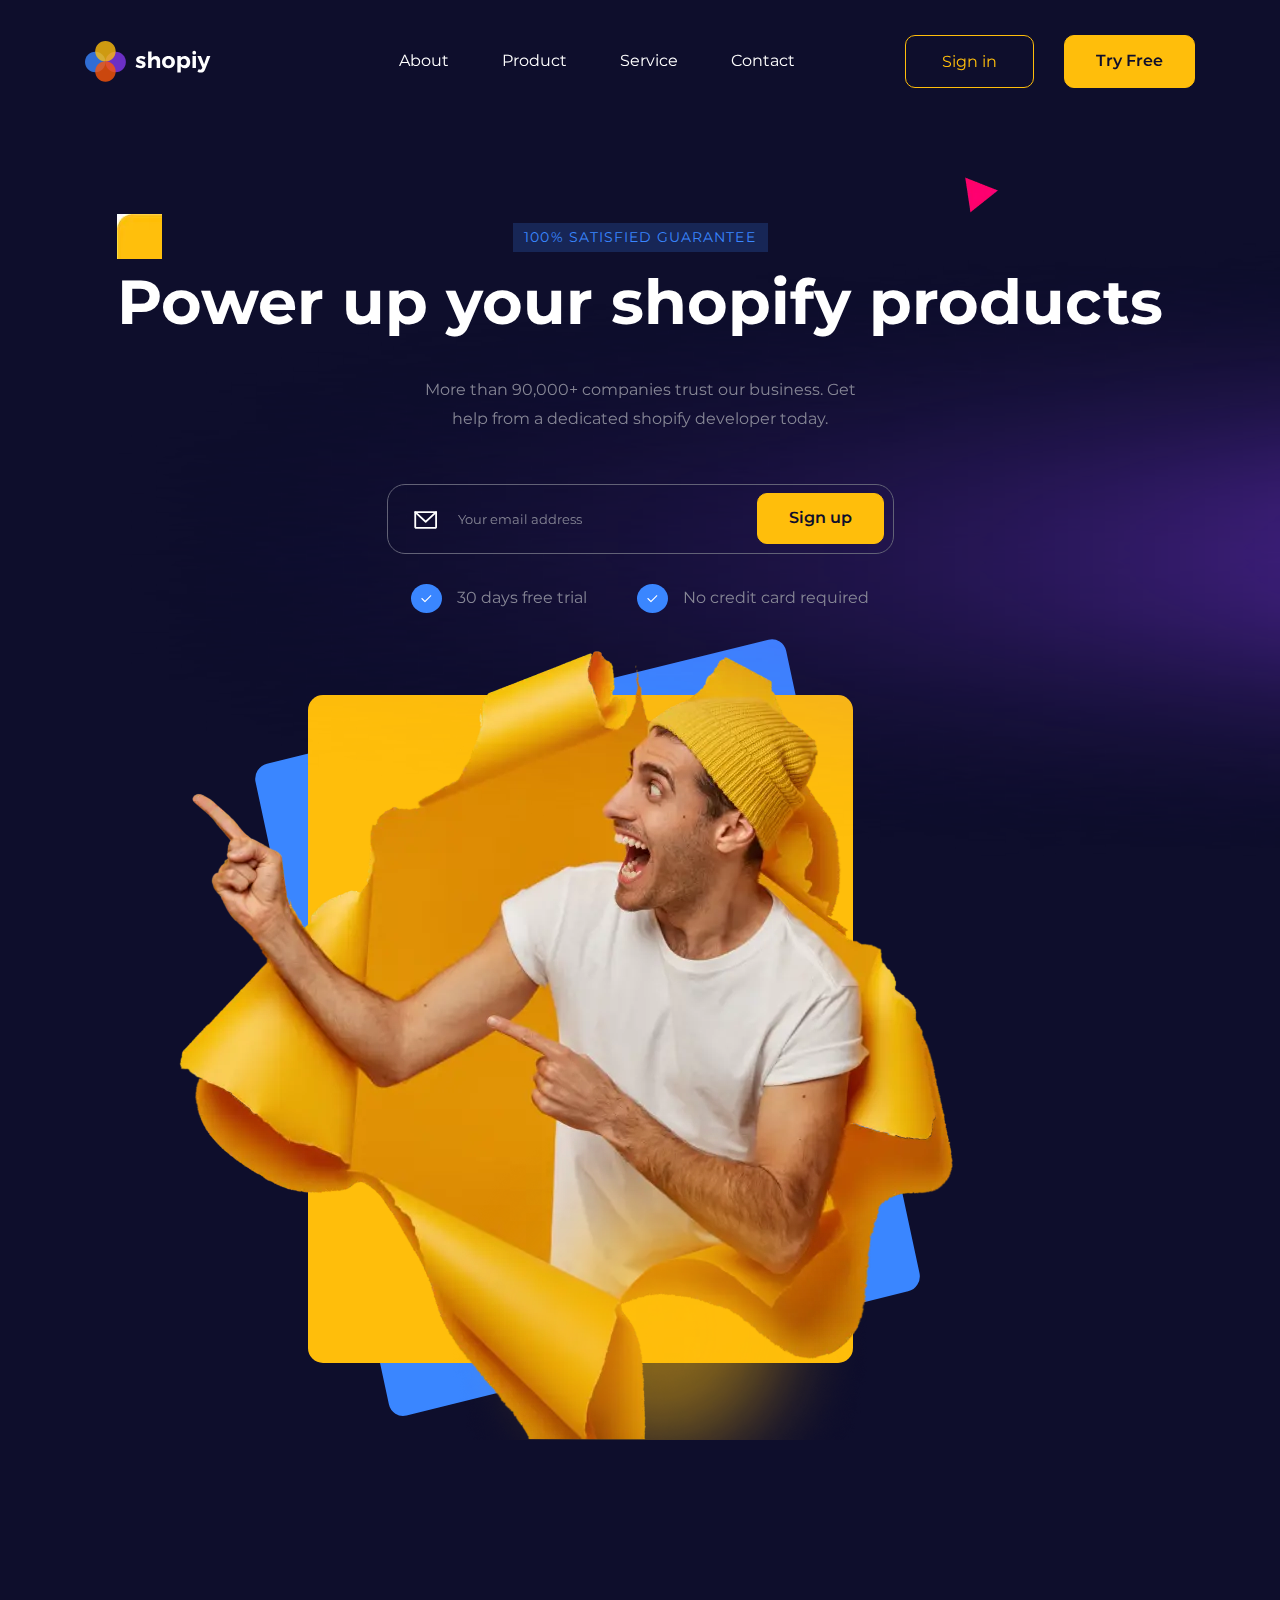
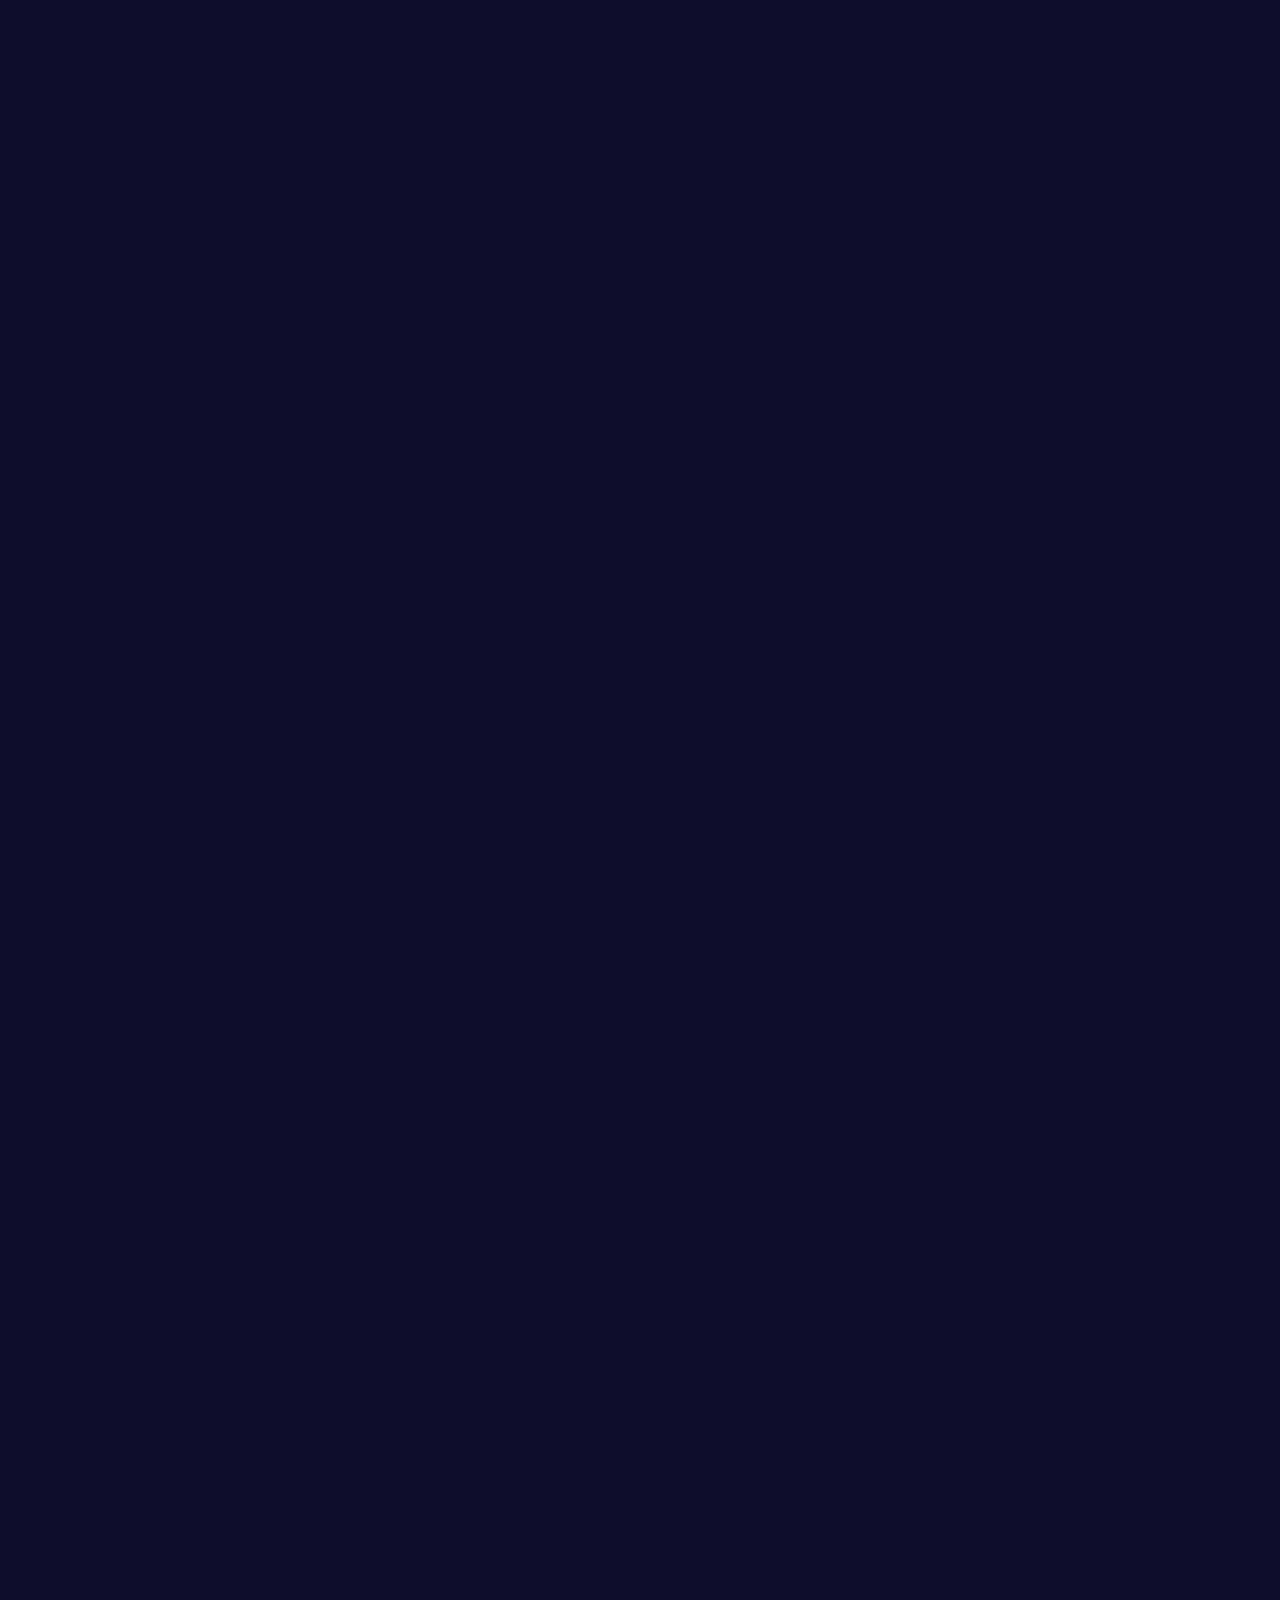
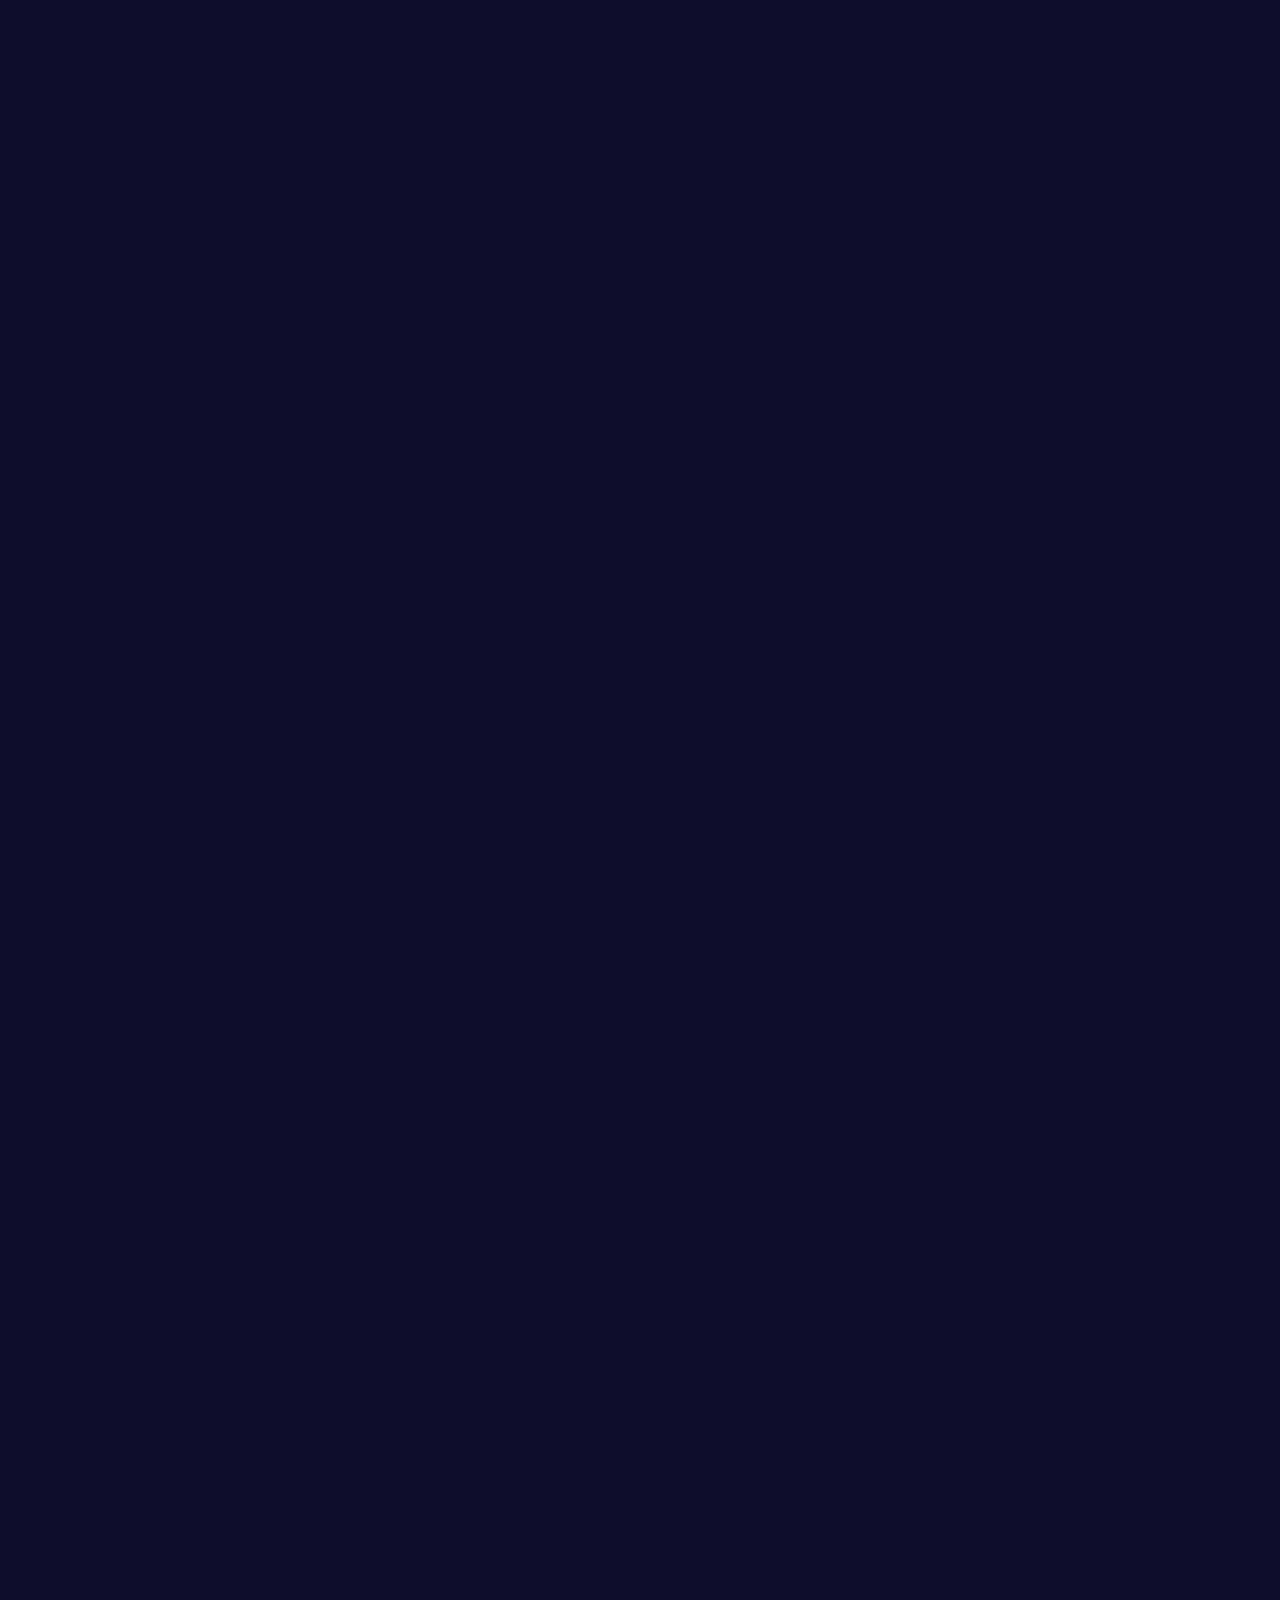
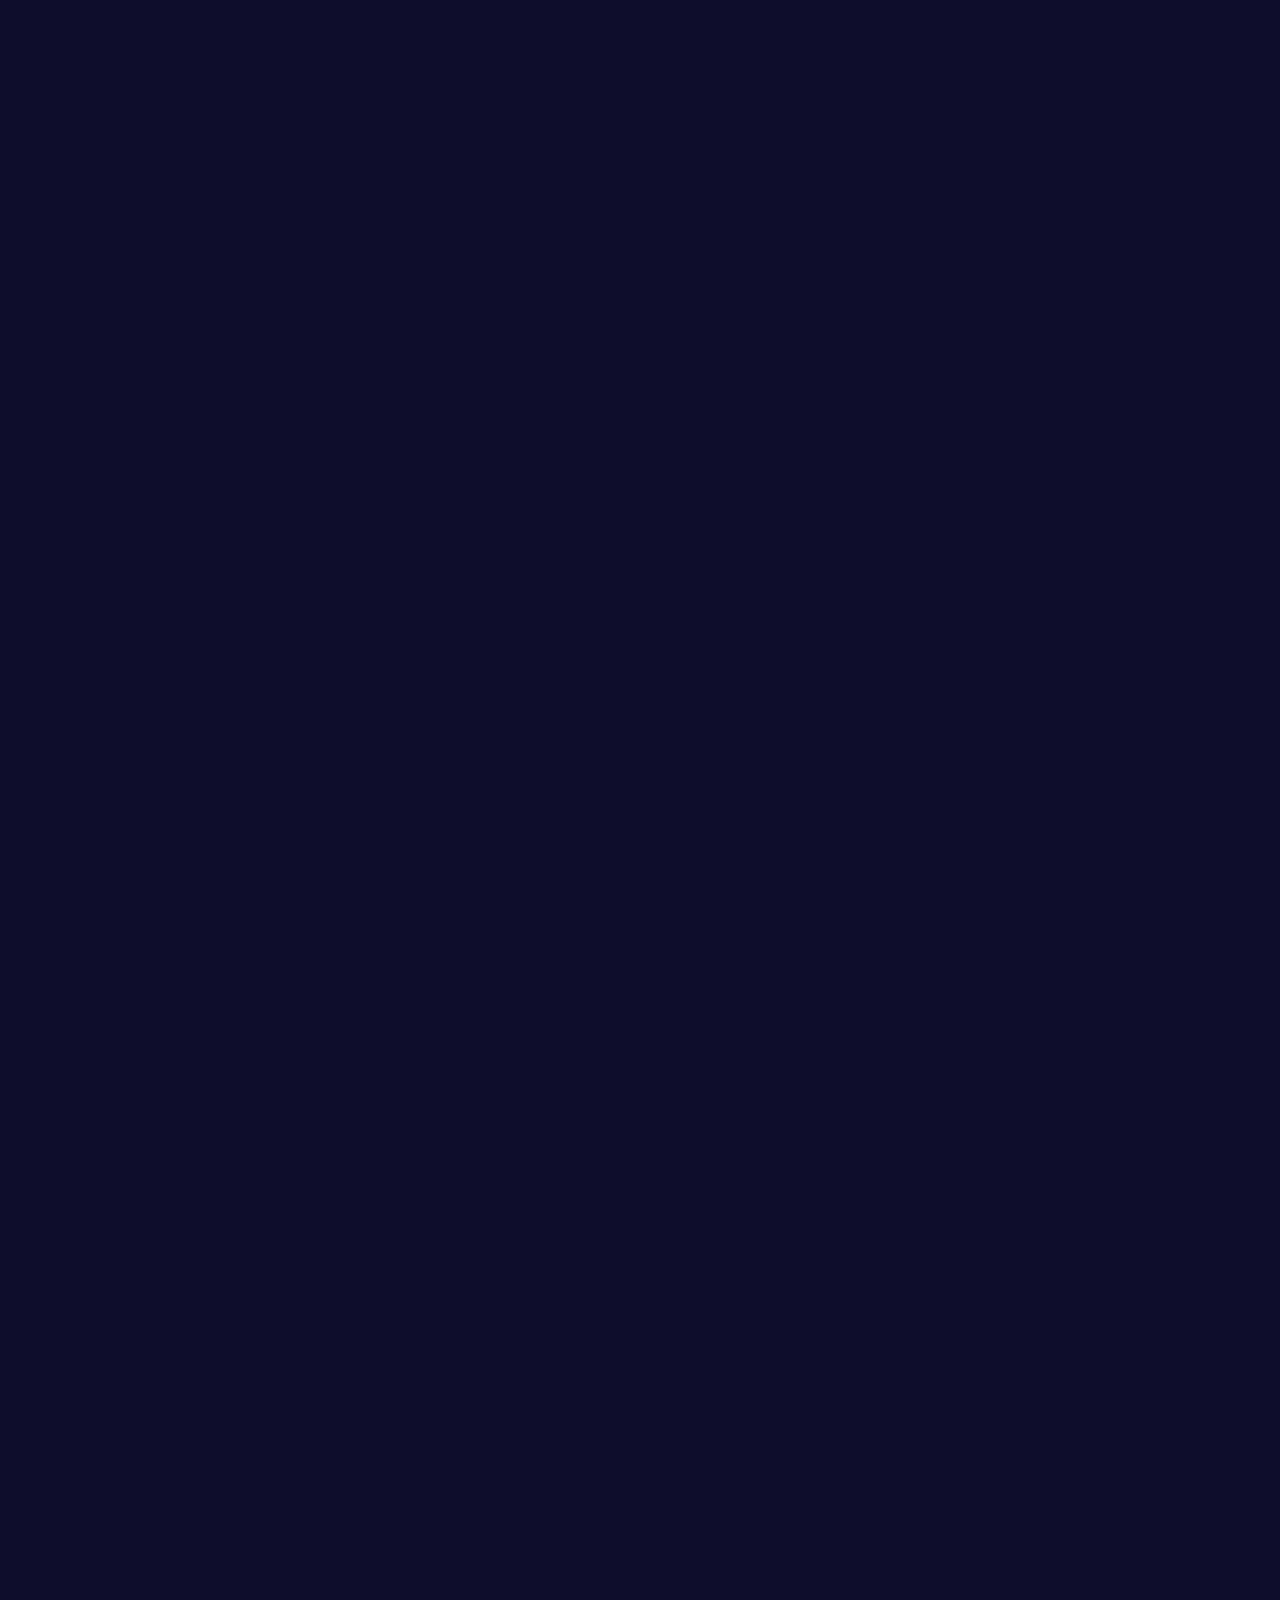
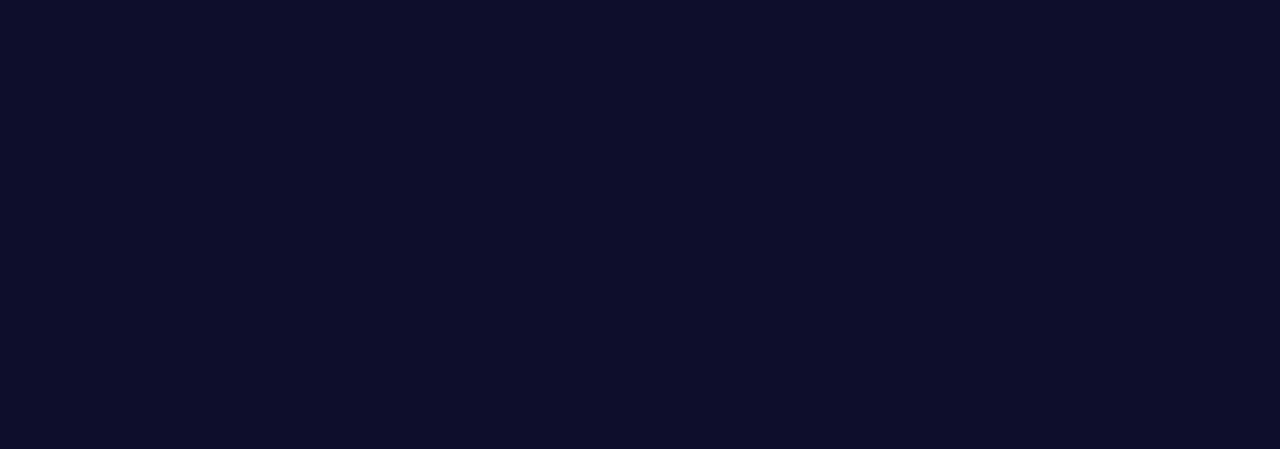
<file: index.html>
<!DOCTYPE html>
<html lang="en">

<head>
	<meta charset="UTF-8">
	<meta http-equiv="X-UA-Compatible" content="IE=edge">
	<meta name="viewport" content="width=device-width, initial-scale=1.0">
	<link rel="shortcut icon" href="img/logo.svg" type="image/x-icon">
	<link rel="preconnect" href="https://fonts.googleapis.com">
	<link rel="preconnect" href="https://fonts.gstatic.com" crossorigin>
	<link href="https://fonts.googleapis.com/css2?family=Montserrat:wght@400;600;700&display=swap&_v=20230609114001" rel="stylesheet">
	<link rel="stylesheet" href="css/style.min.css?_v=20230609114001">
	<link href="https://unpkg.com/aos@2.3.1/dist/aos.css?_v=20230609114001" rel="stylesheet">
	<title>Shopiy | Power up your shopify products</title>
</head>

<body>

	<div class="wrapper">
		<header class="header">
	<div data-aos="fade-down" data-aos-delay="100" data-aos-duration="1000" class="header__container">
		<a href="./index.html" class="header__logo"><img src="img/logo.svg" alt="logo-icon"></a>
		<nav class="header__nav">
			<div class="header__links">
				<a href="about.html" class="header__link">About</a>
				<a href="product.html" class="header__link">Product</a>
				<a href="service.html" class="header__link">Service</a>
				<a href="contacts.html" class="header__link">Contact</a>
			</div>

			<div class="header__buttons">
				<button class="header__btn button--active">Sign in</button>
				<button class="header__btn button">Try Free</button>
			</div>
		</nav>
		<button class="header__burger">
			<img src="img/icons/icons.svg#burger2" alt="burger">
		</button>
		<button class="header__burger--close">
			<img src="img/icons/icons.svg#close" alt="close">
		</button>
	</div>
</header>
		<main>

			<section class="hero">
				<div class="hero__container">
					<div class="hero__main">
						<div data-aos="fade-right" class="hero__subtitle blue-text">100% SATISFIED GUARANTEE</div>
						<h1 data-aos-delay="200" data-aos="fade-right" class="hero__title title">
							Power up your shopify products
						</h1>
						<div data-aos-delay="300" data-aos="fade-right" class="hero__text">
							<p>More than 90,000+ companies trust our business. Get help from a dedicated shopify
								developer
								today.</p>
						</div>

						<form data-aos="fade-down" action='#' class='hero__form form'>
							<label class='hero__label label'>
								<input type='email' required placeholder='Your email address' class='hero__input input'>
								<button class='hero__button button-form button'>Sign up</button>
							</label>
						</form>
						<div data-aos="fade-up" class="hero__advantages advantages-hero">
							<div class="advantages-hero__item">
								<img class="svg-check-dims" src="img/icons/icons.svg#check" alt="check">
								<div class="advantages-hero__text">
									<p>30 days free trial</p>
								</div>
							</div>
							<div class="advantages-hero__item">
								<img class="svg-check-dims" src="img/icons/icons.svg#check" alt="check">
								<div class="advantages-hero__text">
									<p>No credit card required</p>
								</div>
							</div>
						</div>
					</div>
					<div class="hero__pictures pictures-hero">
						<div data-aos="fade-left" class="pictures-hero__image"><picture><source srcset="img/hero.webp" type="image/webp"><img src="img/hero.jpg" alt="hero"></picture>
						</div>
						<div data-aos="fade-left" class="pictures-hero__right">
							<div class="pictures-hero__right-card">
								<div class="pictures-hero__right-img"><picture><source srcset="img/progress.webp" type="image/webp"><img src="img/progress.jpg" alt="progress"></picture>
								</div>
								<div class="pictures-hero__right-title">Make Progress</div>
								<div class="pictures-hero__right-subtitle">with opening plans</div>
								<button class="pictures-hero__right-button">Buy Plan</button>
							</div>
						</div>

						<div data-aos="fade-left" class="pictures-hero__bottom">
							<div class="pictures-hero__bottom-card">
								<div class="pictures-hero__bottom-img"><picture><source srcset="img/woman.webp" type="image/webp"><img src="img/woman.jpg" alt="woman"></picture>
								</div>

								<div class="pictures-hero__bottom-content">
									<div class="pictures-hero__bottom-title">Margaret Philips</div>
									<div class="pictures-hero__bottom-subtitle">Watch our best services</div>
									<a href="#" class="pictures-hero__bottom-link"><img class="svg-play-dims"
											src="img/icons/icons.svg#play" alt="play-icon"></a>
								</div>

							</div>
						</div>
					</div>

					<!-- <div class="pictures-hero__yellow">
	
					</div>
					<div class="pictures-hero__blue">
	
					</div> -->

				</div>
			</section>

			<section class="service">
				<div class="service__container">
					<div class="service__main">
						<div data-aos="fade-left" class="service__subtitle blue-text">SERVICES WE PROVIDES</div>
						<h2 data-aos-delay="200" data-aos="fade-left" class="service__title">Build on both: Google web
							stories and AMP website format</h2>
						<div data-aos="flip-up" data-aos-delay="300" data-aos-duration="500"
							class="service__statistics statistics-service">
							<div class="statistics-service__items">
								<div class="statistics-service__item">
									<div class="statistics-service__number yellow">5660</div>
									<div class="statistics-service__text">Product sale per day working and sales</div>
								</div>
								<div class="statistics-service__item">
									<div class="statistics-service__number orange">4M+</div>
									<div class="statistics-service__text">Downloaded saled in your good.</div>
								</div>
							</div>
						</div>
					</div>
					<div data-aos-duration="800" data-aos="zoom-in-right" class="service__picture">
						<picture><source srcset="img/service/phone-service.webp" type="image/webp"><img src="img/service/phone-service.jpg" alt="service-img"></picture>
					</div>
				</div>
			</section>

			<section class="process">
				<div class="process__container">
					<div class="process__main">
						<div data-aos="fade-up" class="process__subtitle blue-text">WHAT WE DO</div>
						<h2 data-aos="fade-up" data-aos-delay="200" class="process__title">Our creative process for your
							business</h2>
						<div data-aos="fade-up" data-aos-delay="300" class="process__text">
							<p>
								As our motto, we always provide the best service especially for you and your company by
								growing your company to be better.
							</p>
						</div>
					</div>

					<div class="process__cards">

						<div data-aos="zoom-in-right" data-aos-delay="100" class="process__card card-process">
							<div class="card-process__img">
								<img class="svg-grow-dims" src="img/icons/icons.svg#grow" alt="growth-icon">
							</div>
							<h3 class="card-process__title">Grow your traffic</h3>
							<div class="card-process__text">
								<p>We always help your company to grow with us.</p>
							</div>
						</div>

						<div data-aos="zoom-in-left" data-aos-delay="100" class="process__card card-process">
							<div class="card-process__img">
								<img class="svg-sales-dims" src="img/icons/icons.svg#sales" alt="sales-icon">
							</div>
							<h3 class="card-process__title">Content for sales</h3>
							<div class="card-process__text">
								<p>Every company that we handel. We always content more sales.</p>
							</div>
						</div>

						<div data-aos="zoom-in-right" data-aos-delay="200" class="process__card card-process">
							<div class="card-process__img">
								<img class="svg-analytics-dims" src="img/icons/icons.svg#analytics"
									alt="analytics-icon">
							</div>
							<h3 class="card-process__title">Reporting & analytics</h3>
							<div class="card-process__text">
								<p>Lorem ipsum dolor sit amet, consectetur adipiscing</p>
							</div>
						</div>

						<div data-aos="zoom-in-left" data-aos-delay="200" class="process__card card-process">
							<div class="card-process__img">
								<img class="svg-conversion-dims" src="img/icons/icons.svg#conversion"
									alt="conversion-icon">
							</div>
							<h3 class="card-process__title">Better Conversion</h3>
							<div class="card-process__text">
								<p>We always help your company to grow with us.</p>
							</div>
						</div>
					</div>
				</div>
			</section>

			<section class="product">
				<div class="product__container">

					<div class="product__main">
						<div data-aos="fade-right" class="product__subtitle blue-text">OUR PRODUCT STORIES</div>
						<h2 data-aos-delay="200" data-aos="fade-right" class="product__title">Why product stories? Learn
							more</h2>
						<div class="product__advantages">
							<div data-aos="flip-right" data-aos-delay="100"
								class="product__advantage advantage-product">
								<div class="advantage-product__icon">
									<img class="svg-check-dims" src="img/icons/icons.svg#check" alt="check-icon">
								</div>
								<div class="advantage-product__desc">
									<h3 class="advantage-product__title">SEO optimized, high Google work</h3>
									<div class="advantage-product__text">
										<p>Lorem Ipsum is simply dummy text of the printing and typesetting industry.
										</p>
									</div>
								</div>
							</div>
							<div data-aos="flip-right" data-aos-delay="200"
								class="product__advantage advantage-product">
								<div class="advantage-product__icon">
									<img class="svg-check-dims" src="img/icons/icons.svg#check" alt="check-icon">
								</div>
								<div class="advantage-product__desc">
									<h3 class="advantage-product__title">Fast loading, low bounce rates</h3>
									<div class="advantage-product__text">
										<p>It is a long established fact that a reader will be distracted by the
											readable
											content</p>
									</div>
								</div>
							</div>
							<div data-aos="flip-right" data-aos-delay="300"
								class="product__advantage advantage-product">
								<div class="advantage-product__icon">
									<img class="svg-check-dims" src="img/icons/icons.svg#check" alt="check-icon">
								</div>
								<div class="advantage-product__desc">
									<h3 class="advantage-product__title">SEO optimized, high Google work</h3>
									<div class="advantage-product__text">
										<p>Lorem Ipsum is simply dummy text of the printing and typesetting industry.
										</p>
									</div>
								</div>
							</div>
						</div>
					</div>

					<div class="product__picture">
						<div data-aos-delay="300" data-aos="fade-right" class="product__img">
							<picture><source srcset="img/products/armchair-product.webp" type="image/webp"><img src="img/products/armchair-product.png" alt="armchair-picture"></picture>
						</div>
						<div data-aos="flip-left" data-aos-delay="100" class="product__card card-product">
							<div class="card-product__statistics">
								<div class="card-product__number">28</div>
								<picture><source srcset="img/products/circle.webp" type="image/webp"><img class="card-product__circle" src="img/products/circle.png" alt="circle"></picture>
								<img class=" card-product__circle card-product__circle-bg"
									src="img/products/circle-bg.png" alt="circle-bg">
							</div>
							<div class="card-product__name">Total sales</div>
						</div>
					</div>
				</div>
			</section>

			<section class="clients">
				<div class="clients__container">
					<div class="clients__main">
						<div data-aos="fade-right" class="clients__subtitle blue-text">CREATIVE PROCESS</div>
						<h2 data-aos-delay="200" data-aos="fade-right" class="clients__title">Know your ads inside &
							out-perform</h2>
						<div data-aos-delay="300" data-aos="fade-right" class="clients__text">
							<p>
								Lorem Ipsum is simply dummy text of the printing and typesetting industry. Lorem Ipsum
								has
								been the industry's standard dummy text ever since the 1500s, when an unknown printer
								took a
								galley of type and scrambled it to make a type specimen book. It has survived not only
								five
								centuries,
							</p>
						</div>
					</div>
					<div class="clients__picture">
						<div data-aos="flip-right" data-aos-delay="200" class="clients__img"><img
								src="img/process/man.png" alt="man-picture"></div>
						<div data-aos="flip-right" data-aos-delay="400" class="clients__card card-clients">
							<div class="card-clients__title">Satisfied Clients</div>
							<div class="card-clients__images">
								<div class="card-clients__image">
									<picture><source srcset="img/process/clients/client-1.webp" type="image/webp"><img src="img/process/clients/client-1.png" alt="client-image"></picture>
								</div>
								<div class="card-clients__image">
									<picture><source srcset="img/process/clients/client-2.webp" type="image/webp"><img src="img/process/clients/client-2.png" alt="client-image"></picture>
								</div>
								<div class="card-clients__image">
									<picture><source srcset="img/process/clients/client-3.webp" type="image/webp"><img src="img/process/clients/client-3.png" alt="client-image"></picture>
								</div>
								<div class="card-clients__image">
									<picture><source srcset="img/process/clients/client-4.webp" type="image/webp"><img src="img/process/clients/client-4.png" alt="client-image"></picture>
								</div>
								<div class="card-clients__image-more">5k+</div>
							</div>
						</div>
					</div>
				</div>
			</section>

			<section class="contact">
				<div class="contact__container">
					<h2 data-aos="fade-up" data-aos-delay="100" class="contact__title">Contact with us.</h2>
					<div data-aos="fade-up" data-aos-delay="200" class="contact__text">
						<p>More than 50,000+ companies trusted our business</p>
					</div>
					<form data-aos="fade-up" data-aos-delay="300" action='#' class='contact__form form'>
						<label class='contact__label label'>
							<input required placeholder='Type your messages..' class='contact__input input'>
							<button class='contact__button button-form button'>Get Started</button>
						</label>
					</form>
				</div>
			</section>
		</main>
		<footer class="footer">
	<div data-aos="fade-up" data-aos-delay="100" data-aos-duration="1000" class="footer__container">
		<a href="./index.html" class="footer__logo"><img src="img/logo.svg" alt="logo-footer"></a>
		<nav class="footer__nav">
			<div class="footer__links">
				<ul>
					<li class="footer__link"><a href="about.html">About</a></li>
					<li class="footer__link"><a href="product.html">Product</a></li>
					<li class="footer__link"><a href="service.html">Service</a></li>
					<li class="footer__link"><a href="contacts.html">Contact</a></li>
				</ul>
			</div>
		</nav>
		<div class="footer__socials">
			<a href="#" class="footer__social">
				<img class="svg-facebook-dims" src="img/icons/icons.svg#facebook" alt="facebook">
			</a>
			<a href="#" class="footer__social">
				<img class="svg-twitter-dims" src="img/icons/icons.svg#twitter" alt="twitter">
			</a>
			<a href="#" class="footer__social">
				<img class="svg-instagram-dims" src="img/icons/icons.svg#instagram" alt="instagram">
			</a>
			<a href="#" class="footer__social">
				<img class="svg-linkedin-dims" src="img/icons/icons.svg#linkedin" alt="linkedin">
			</a>
		</div>
	</div>
</footer>
	</div>

	<script src="js/app.min.js?_v=20230609114001"></script>
	<script src="https://unpkg.com/aos@2.3.1/dist/aos.js?_v=20230609114001"></script>
</body>

</html>
</file>
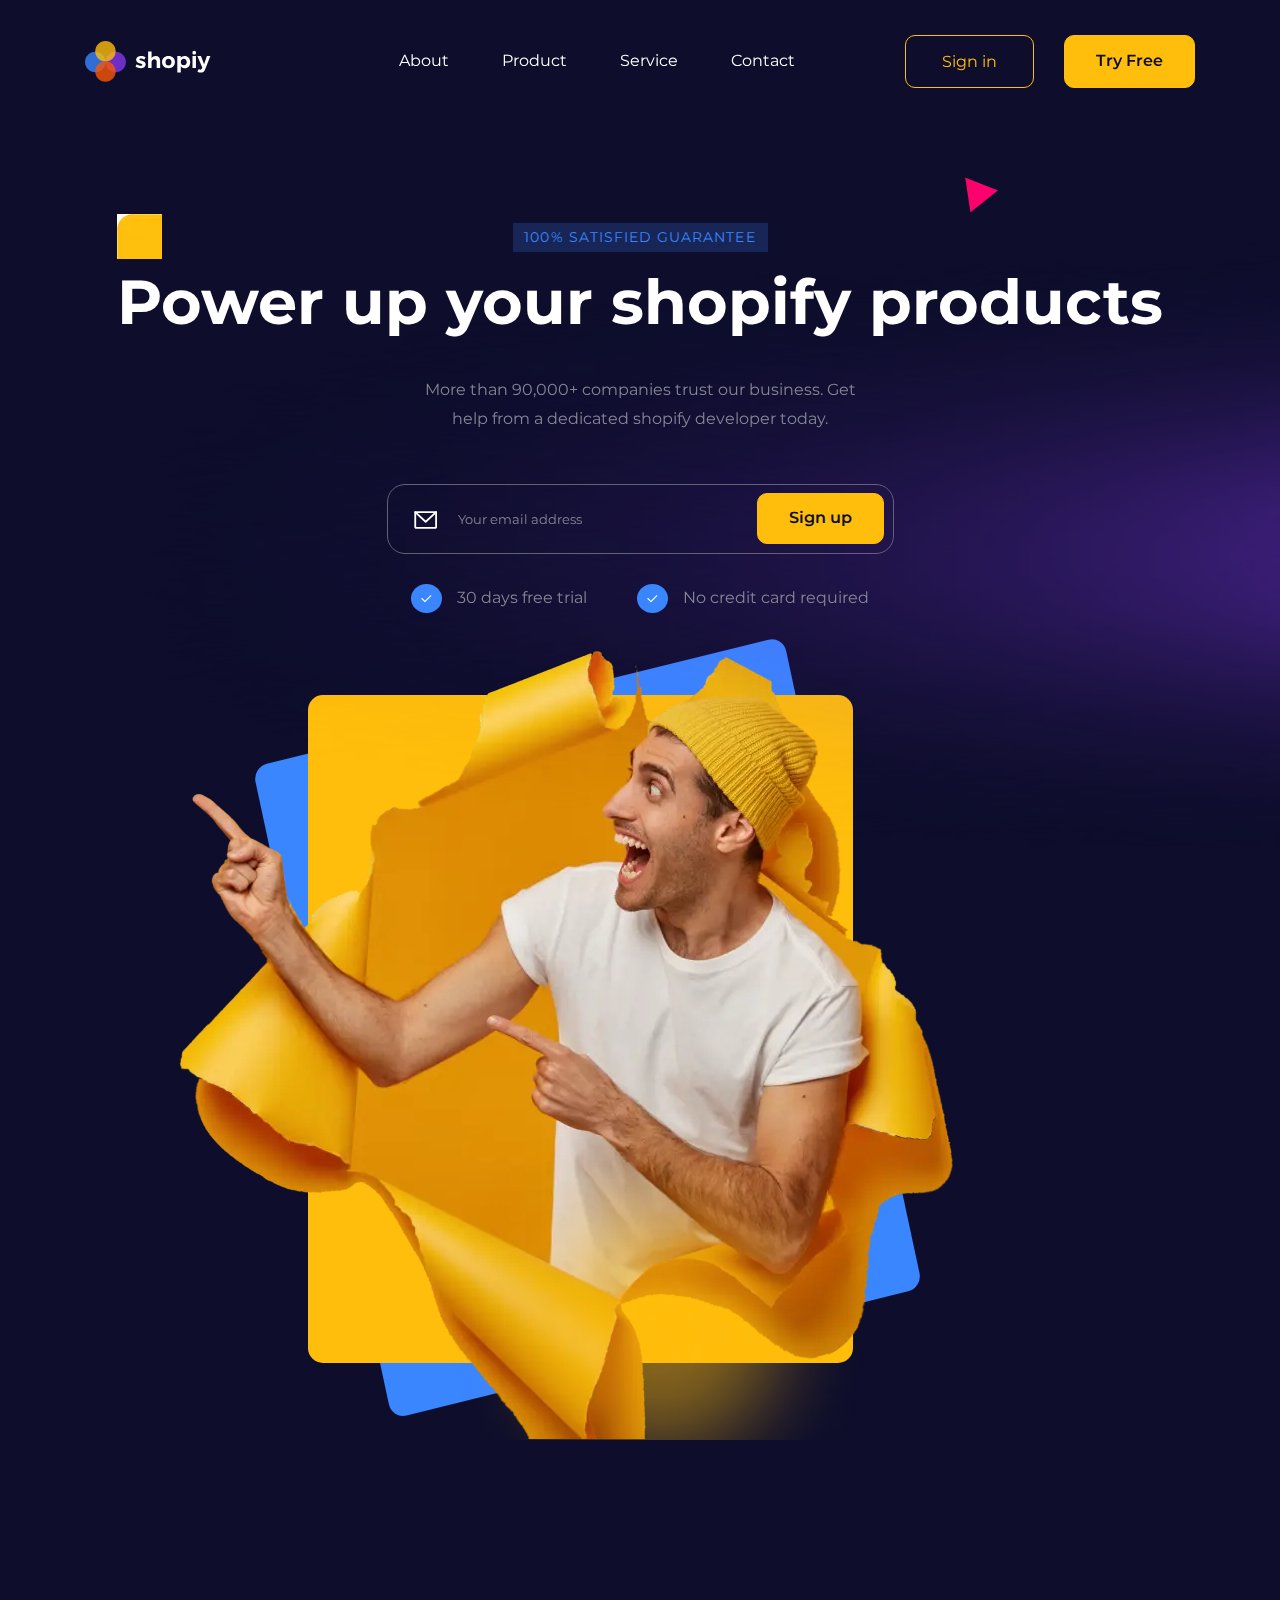
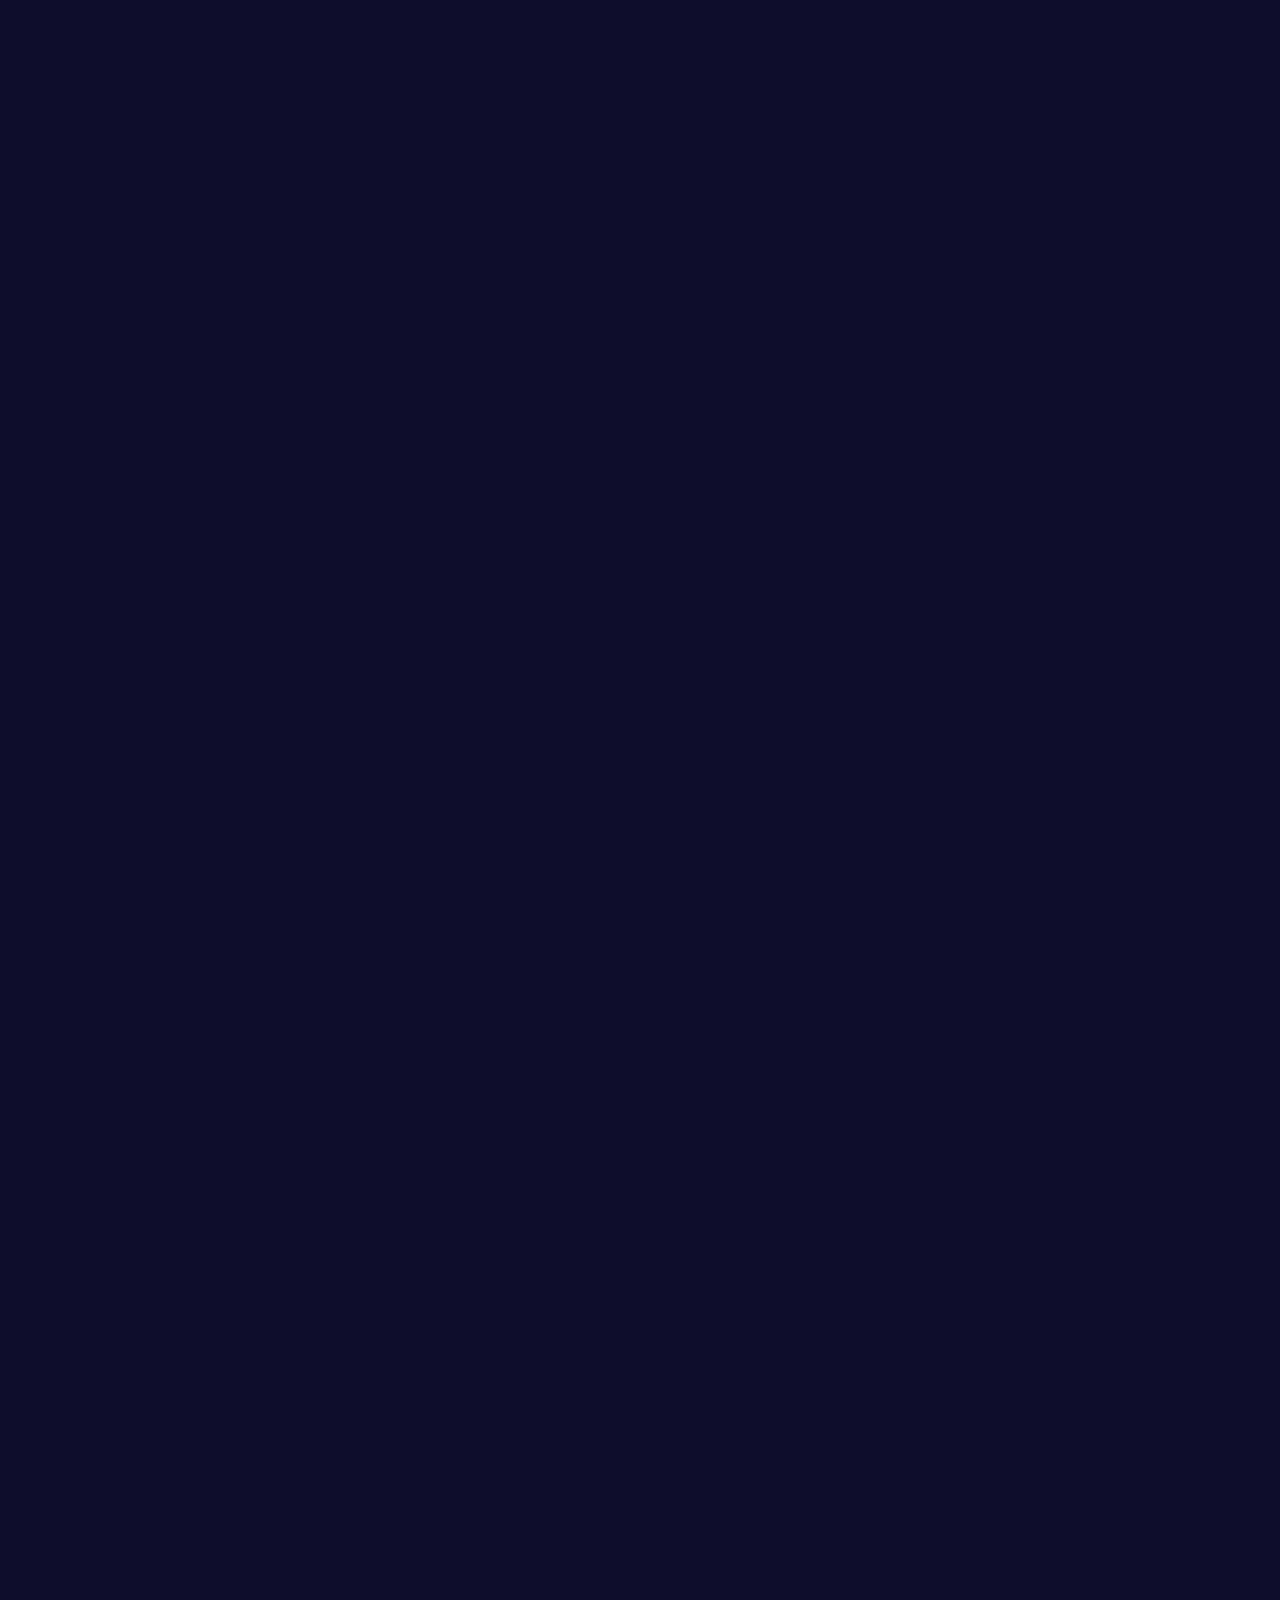
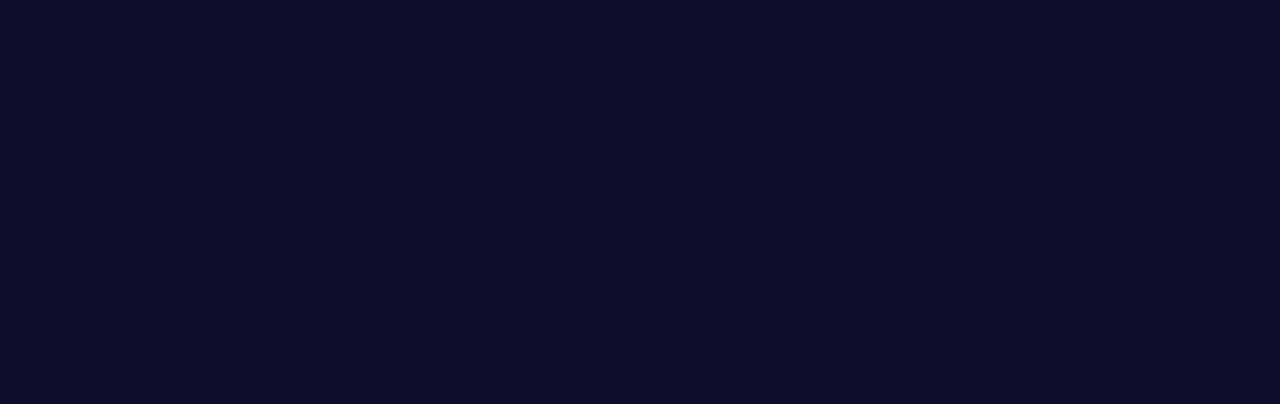
<file: about.html>
<!DOCTYPE html>
<html lang="en">

<head>
	<meta charset="UTF-8">
	<meta http-equiv="X-UA-Compatible" content="IE=edge">
	<meta name="viewport" content="width=device-width, initial-scale=1.0">
	<link rel="shortcut icon" href="img/logo.svg" type="image/x-icon">
	<link rel="preconnect" href="https://fonts.googleapis.com">
	<link rel="preconnect" href="https://fonts.gstatic.com" crossorigin>
	<link href="https://fonts.googleapis.com/css2?family=Montserrat:wght@400;600;700&display=swap&_v=20230609114001" rel="stylesheet">
	<link rel="stylesheet" href="css/style.min.css?_v=20230609114001">
	<link href="https://unpkg.com/aos@2.3.1/dist/aos.css?_v=20230609114001" rel="stylesheet">
	<title>Shopiy | About</title>
</head>

<body>
	<div class="wrapper">
		<header class="header">
	<div data-aos="fade-down" data-aos-delay="100" data-aos-duration="1000" class="header__container">
		<a href="./index.html" class="header__logo"><img src="img/logo.svg" alt="logo-icon"></a>
		<nav class="header__nav">
			<div class="header__links">
				<a href="about.html" class="header__link">About</a>
				<a href="product.html" class="header__link">Product</a>
				<a href="service.html" class="header__link">Service</a>
				<a href="contacts.html" class="header__link">Contact</a>
			</div>

			<div class="header__buttons">
				<button class="header__btn button--active">Sign in</button>
				<button class="header__btn button">Try Free</button>
			</div>
		</nav>
		<button class="header__burger">
			<img src="img/icons/icons.svg#burger2" alt="burger">
		</button>
		<button class="header__burger--close">
			<img src="img/icons/icons.svg#close" alt="close">
		</button>
	</div>
</header>
		<main>
			<section class="hero">
				<div class="hero__container">
					<div class="hero__main">
						<div data-aos="fade-right" class="hero__subtitle blue-text">100% SATISFIED GUARANTEE</div>
						<h1 data-aos-delay="200" data-aos="fade-right" class="hero__title title">
							Power up your shopify products
						</h1>
						<div data-aos-delay="300" data-aos="fade-right" class="hero__text">
							<p>More than 90,000+ companies trust our business. Get help from a dedicated shopify
								developer
								today.</p>
						</div>

						<form data-aos="fade-down" action='#' class='hero__form form'>
							<label class='hero__label label'>
								<input type='email' required placeholder='Your email address' class='hero__input input'>
								<button class='hero__button button-form button'>Sign up</button>
							</label>
						</form>
						<div data-aos="fade-up" class="hero__advantages advantages-hero">
							<div class="advantages-hero__item">
								<img class="svg-check-dims" src="img/icons/icons.svg#check" alt="check">
								<div class="advantages-hero__text">
									<p>30 days free trial</p>
								</div>
							</div>
							<div class="advantages-hero__item">
								<img class="svg-check-dims" src="img/icons/icons.svg#check" alt="check">
								<div class="advantages-hero__text">
									<p>No credit card required</p>
								</div>
							</div>
						</div>
					</div>
					<div class="hero__pictures pictures-hero">
						<div data-aos="fade-left" class="pictures-hero__image"><picture><source srcset="img/hero.webp" type="image/webp"><img src="img/hero.jpg" alt="hero"></picture>
						</div>
						<div data-aos="fade-left" class="pictures-hero__right">
							<div class="pictures-hero__right-card">
								<div class="pictures-hero__right-img"><picture><source srcset="img/progress.webp" type="image/webp"><img src="img/progress.jpg" alt="progress"></picture>
								</div>
								<div class="pictures-hero__right-title">Make Progress</div>
								<div class="pictures-hero__right-subtitle">with opening plans</div>
								<button class="pictures-hero__right-button">Buy Plan</button>
							</div>
						</div>

						<div data-aos="fade-left" class="pictures-hero__bottom">
							<div class="pictures-hero__bottom-card">
								<div class="pictures-hero__bottom-img"><picture><source srcset="img/woman.webp" type="image/webp"><img src="img/woman.jpg" alt="woman"></picture>
								</div>

								<div class="pictures-hero__bottom-content">
									<div class="pictures-hero__bottom-title">Margaret Philips</div>
									<div class="pictures-hero__bottom-subtitle">Watch our best services</div>
									<a href="#" class="pictures-hero__bottom-link"><img class="svg-play-dims"
											src="img/icons/icons.svg#play" alt="play-icon"></a>
								</div>

							</div>
						</div>
					</div>

					<!-- <div class="pictures-hero__yellow">
			
							</div>
							<div class="pictures-hero__blue">
			
							</div> -->

				</div>
			</section>
			<section class="process">
				<div class="process__container">
					<div class="process__main">
						<div data-aos="fade-up" class="process__subtitle blue-text">WHAT WE DO</div>
						<h2 data-aos="fade-up" data-aos-delay="200" class="process__title">Our creative process for your
							business</h2>
						<div data-aos="fade-up" data-aos-delay="300" class="process__text">
							<p>
								As our motto, we always provide the best service especially for you and your company by
								growing your company to be better.
							</p>
						</div>
					</div>

					<div class="process__cards">

						<div data-aos="zoom-in-right" data-aos-delay="100" class="process__card card-process">
							<div class="card-process__img">
								<img class="svg-grow-dims" src="img/icons/icons.svg#grow" alt="growth-icon">
							</div>
							<h3 class="card-process__title">Grow your traffic</h3>
							<div class="card-process__text">
								<p>We always help your company to grow with us.</p>
							</div>
						</div>

						<div data-aos="zoom-in-left" data-aos-delay="100" class="process__card card-process">
							<div class="card-process__img">
								<img class="svg-sales-dims" src="img/icons/icons.svg#sales" alt="sales-icon">
							</div>
							<h3 class="card-process__title">Content for sales</h3>
							<div class="card-process__text">
								<p>Every company that we handel. We always content more sales.</p>
							</div>
						</div>

						<div data-aos="zoom-in-right" data-aos-delay="200" class="process__card card-process">
							<div class="card-process__img">
								<img class="svg-analytics-dims" src="img/icons/icons.svg#analytics"
									alt="analytics-icon">
							</div>
							<h3 class="card-process__title">Reporting & analytics</h3>
							<div class="card-process__text">
								<p>Lorem ipsum dolor sit amet, consectetur adipiscing</p>
							</div>
						</div>

						<div data-aos="zoom-in-left" data-aos-delay="200" class="process__card card-process">
							<div class="card-process__img">
								<img class="svg-conversion-dims" src="img/icons/icons.svg#conversion"
									alt="conversion-icon">
							</div>
							<h3 class="card-process__title">Better Conversion</h3>
							<div class="card-process__text">
								<p>We always help your company to grow with us.</p>
							</div>
						</div>
					</div>
				</div>
			</section>
			<section class="clients">
				<div class="clients__container">
					<div class="clients__main">
						<div data-aos="fade-right" class="clients__subtitle blue-text">CREATIVE PROCESS</div>
						<h2 data-aos-delay="200" data-aos="fade-right" class="clients__title">Know your ads inside &
							out-perform</h2>
						<div data-aos-delay="300" data-aos="fade-right" class="clients__text">
							<p>
								Lorem Ipsum is simply dummy text of the printing and typesetting industry. Lorem Ipsum
								has
								been the industry's standard dummy text ever since the 1500s, when an unknown printer
								took a
								galley of type and scrambled it to make a type specimen book. It has survived not only
								five
								centuries,
							</p>
						</div>
					</div>
					<div class="clients__picture">
						<div data-aos="flip-right" data-aos-delay="200" class="clients__img"><img
								src="img/process/man.png" alt="man-picture"></div>
						<div data-aos="flip-right" data-aos-delay="400" class="clients__card card-clients">
							<div class="card-clients__title">Satisfied Clients</div>
							<div class="card-clients__images">
								<div class="card-clients__image">
									<picture><source srcset="img/process/clients/client-1.webp" type="image/webp"><img src="img/process/clients/client-1.png" alt="client-image"></picture>
								</div>
								<div class="card-clients__image">
									<picture><source srcset="img/process/clients/client-2.webp" type="image/webp"><img src="img/process/clients/client-2.png" alt="client-image"></picture>
								</div>
								<div class="card-clients__image">
									<picture><source srcset="img/process/clients/client-3.webp" type="image/webp"><img src="img/process/clients/client-3.png" alt="client-image"></picture>
								</div>
								<div class="card-clients__image">
									<picture><source srcset="img/process/clients/client-4.webp" type="image/webp"><img src="img/process/clients/client-4.png" alt="client-image"></picture>
								</div>
								<div class="card-clients__image-more">5k+</div>
							</div>
						</div>
					</div>
				</div>
			</section>
		</main>
		<footer class="footer">
	<div data-aos="fade-up" data-aos-delay="100" data-aos-duration="1000" class="footer__container">
		<a href="./index.html" class="footer__logo"><img src="img/logo.svg" alt="logo-footer"></a>
		<nav class="footer__nav">
			<div class="footer__links">
				<ul>
					<li class="footer__link"><a href="about.html">About</a></li>
					<li class="footer__link"><a href="product.html">Product</a></li>
					<li class="footer__link"><a href="service.html">Service</a></li>
					<li class="footer__link"><a href="contacts.html">Contact</a></li>
				</ul>
			</div>
		</nav>
		<div class="footer__socials">
			<a href="#" class="footer__social">
				<img class="svg-facebook-dims" src="img/icons/icons.svg#facebook" alt="facebook">
			</a>
			<a href="#" class="footer__social">
				<img class="svg-twitter-dims" src="img/icons/icons.svg#twitter" alt="twitter">
			</a>
			<a href="#" class="footer__social">
				<img class="svg-instagram-dims" src="img/icons/icons.svg#instagram" alt="instagram">
			</a>
			<a href="#" class="footer__social">
				<img class="svg-linkedin-dims" src="img/icons/icons.svg#linkedin" alt="linkedin">
			</a>
		</div>
	</div>
</footer>
	</div>
	<script src="js/app.min.js?_v=20230609114001"></script>
	<script src="https://unpkg.com/aos@2.3.1/dist/aos.js?_v=20230609114001"></script>
</body>

</html>
</file>
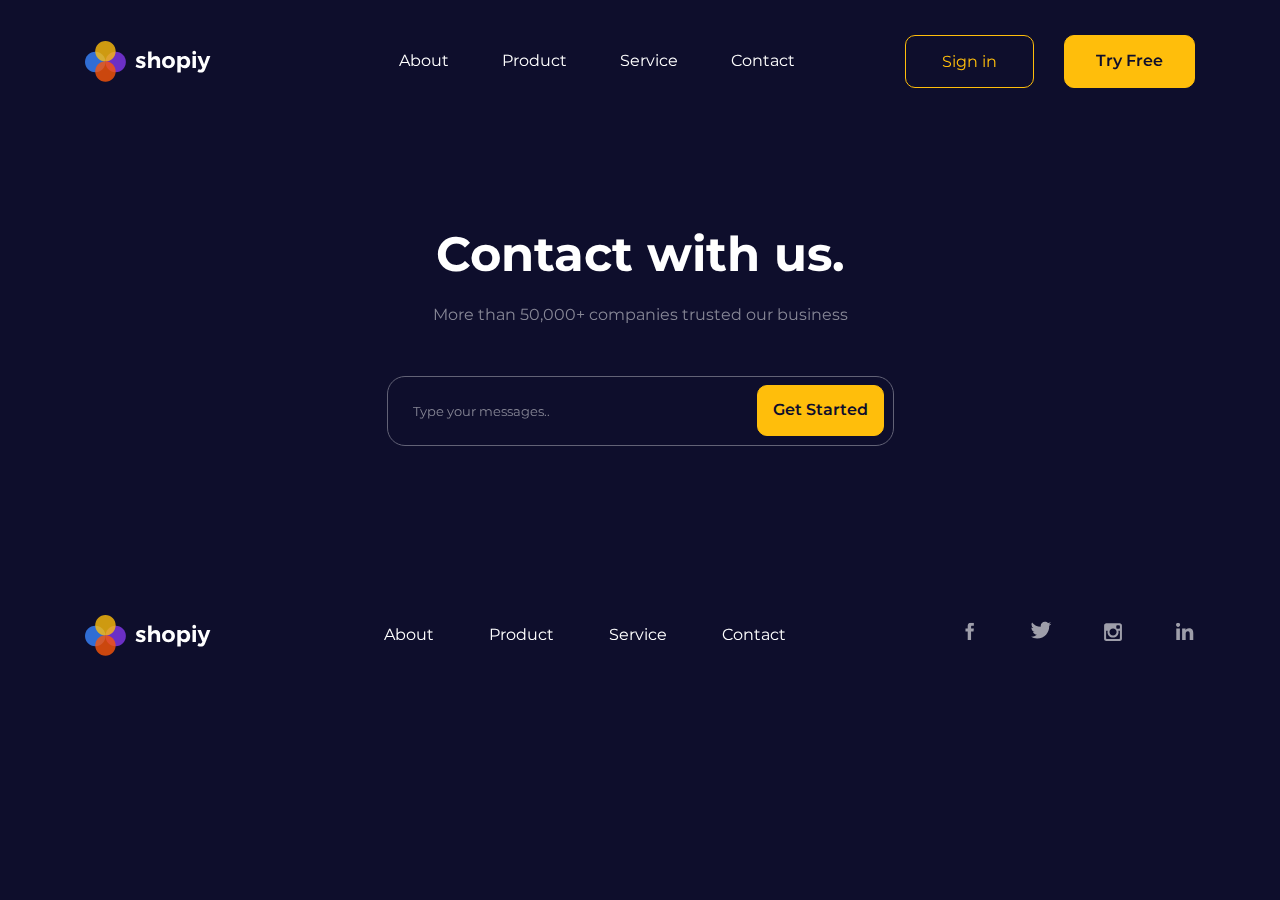
<file: contacts.html>
<!DOCTYPE html>
<html lang="en">

<head>
	<meta charset="UTF-8">
	<meta http-equiv="X-UA-Compatible" content="IE=edge">
	<meta name="viewport" content="width=device-width, initial-scale=1.0">
	<link rel="shortcut icon" href="img/logo.svg" type="image/x-icon">
	<link rel="preconnect" href="https://fonts.googleapis.com">
	<link rel="preconnect" href="https://fonts.gstatic.com" crossorigin>
	<link href="https://fonts.googleapis.com/css2?family=Montserrat:wght@400;600;700&display=swap&_v=20230609114001" rel="stylesheet">
	<link rel="stylesheet" href="css/style.min.css?_v=20230609114001">
	<link href="https://unpkg.com/aos@2.3.1/dist/aos.css?_v=20230609114001" rel="stylesheet">
	<title>Shopiy | Contact</title>
</head>

<body>
	<div class="wrapper">
		<header class="header">
	<div data-aos="fade-down" data-aos-delay="100" data-aos-duration="1000" class="header__container">
		<a href="./index.html" class="header__logo"><img src="img/logo.svg" alt="logo-icon"></a>
		<nav class="header__nav">
			<div class="header__links">
				<a href="about.html" class="header__link">About</a>
				<a href="product.html" class="header__link">Product</a>
				<a href="service.html" class="header__link">Service</a>
				<a href="contacts.html" class="header__link">Contact</a>
			</div>

			<div class="header__buttons">
				<button class="header__btn button--active">Sign in</button>
				<button class="header__btn button">Try Free</button>
			</div>
		</nav>
		<button class="header__burger">
			<img src="img/icons/icons.svg#burger2" alt="burger">
		</button>
		<button class="header__burger--close">
			<img src="img/icons/icons.svg#close" alt="close">
		</button>
	</div>
</header>
		<main>

			<section class="contact">
				<div class="contact__container">
					<h2 data-aos="fade-up" data-aos-delay="100" class="contact__title">Contact with us.</h2>
					<div data-aos="fade-up" data-aos-delay="200" class="contact__text">
						<p>More than 50,000+ companies trusted our business</p>
					</div>
					<form data-aos="fade-up" data-aos-delay="300" action='#' class='contact__form form'>
						<label class='contact__label label'>
							<input required placeholder='Type your messages..' class='contact__input input'>
							<button class='contact__button button-form button'>Get Started</button>
						</label>
					</form>
				</div>
			</section>

		</main>
		<footer class="footer">
	<div data-aos="fade-up" data-aos-delay="100" data-aos-duration="1000" class="footer__container">
		<a href="./index.html" class="footer__logo"><img src="img/logo.svg" alt="logo-footer"></a>
		<nav class="footer__nav">
			<div class="footer__links">
				<ul>
					<li class="footer__link"><a href="about.html">About</a></li>
					<li class="footer__link"><a href="product.html">Product</a></li>
					<li class="footer__link"><a href="service.html">Service</a></li>
					<li class="footer__link"><a href="contacts.html">Contact</a></li>
				</ul>
			</div>
		</nav>
		<div class="footer__socials">
			<a href="#" class="footer__social">
				<img class="svg-facebook-dims" src="img/icons/icons.svg#facebook" alt="facebook">
			</a>
			<a href="#" class="footer__social">
				<img class="svg-twitter-dims" src="img/icons/icons.svg#twitter" alt="twitter">
			</a>
			<a href="#" class="footer__social">
				<img class="svg-instagram-dims" src="img/icons/icons.svg#instagram" alt="instagram">
			</a>
			<a href="#" class="footer__social">
				<img class="svg-linkedin-dims" src="img/icons/icons.svg#linkedin" alt="linkedin">
			</a>
		</div>
	</div>
</footer>
	</div>
	<script src="js/app.min.js?_v=20230609114001"></script>
	<script src="https://unpkg.com/aos@2.3.1/dist/aos.js?_v=20230609114001"></script>
</body>

</html>
</file>
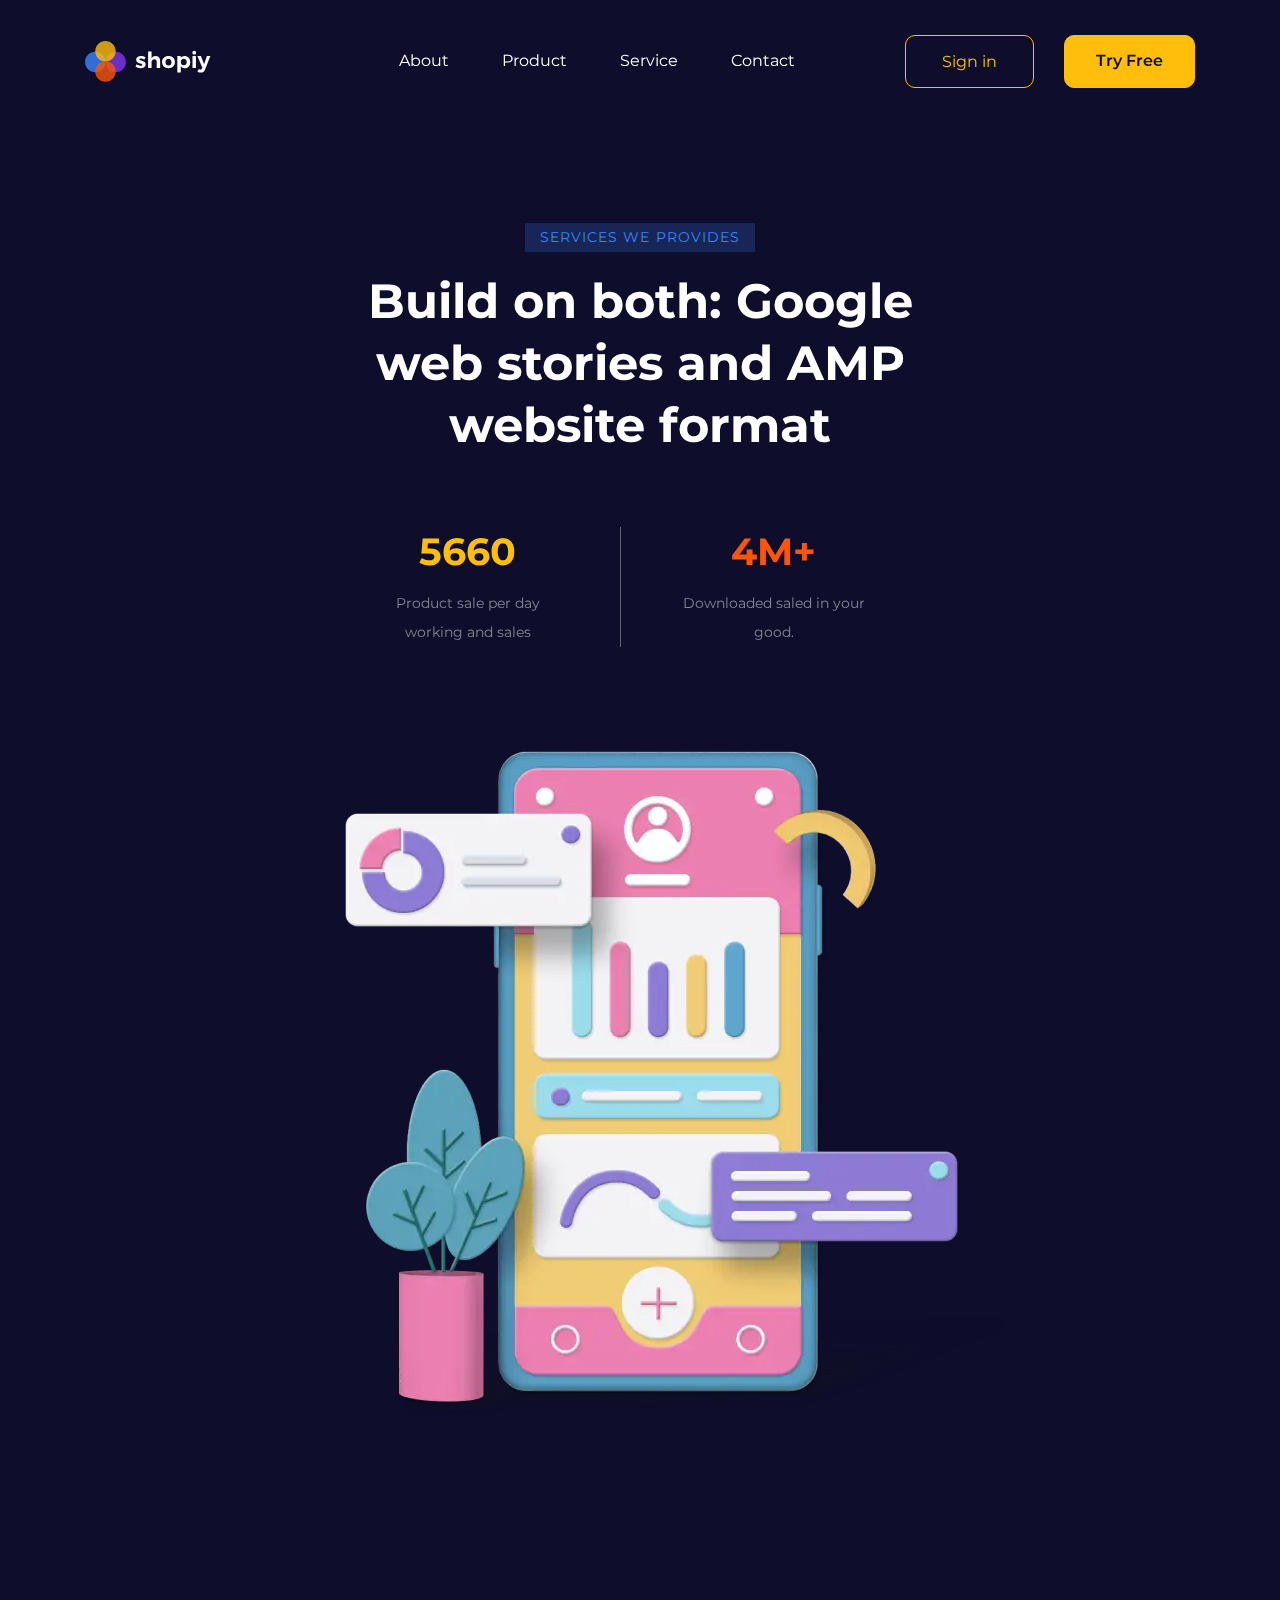
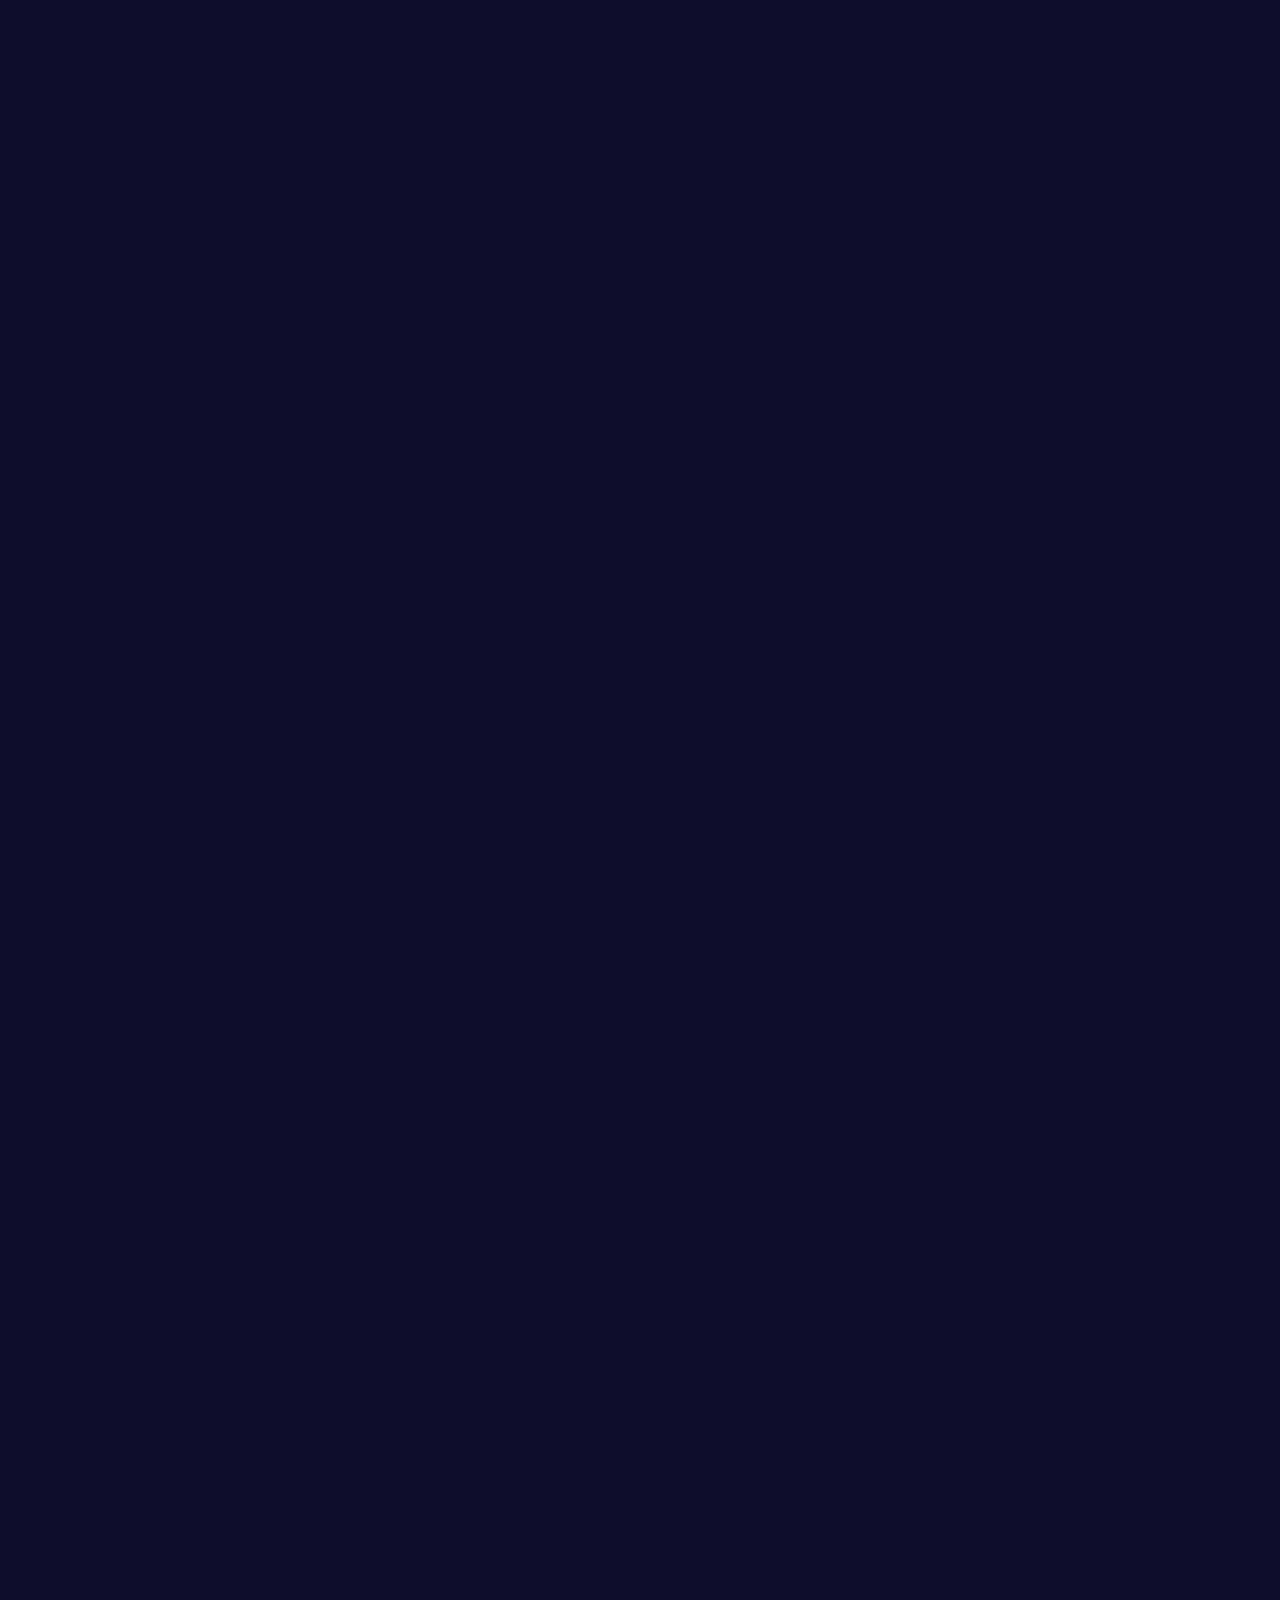
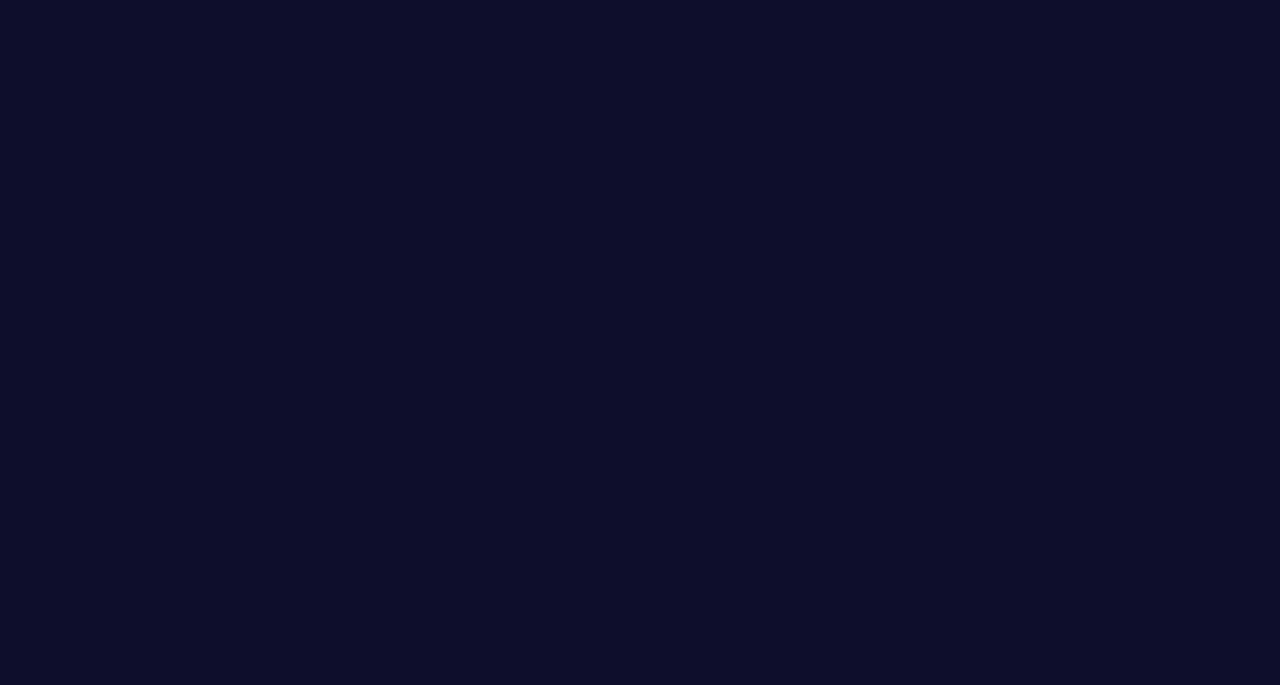
<file: product.html>
<!DOCTYPE html>
<html lang="en">

<head>
	<meta charset="UTF-8">
	<meta http-equiv="X-UA-Compatible" content="IE=edge">
	<meta name="viewport" content="width=device-width, initial-scale=1.0">
	<link rel="shortcut icon" href="img/logo.svg" type="image/x-icon">
	<link rel="preconnect" href="https://fonts.googleapis.com">
	<link rel="preconnect" href="https://fonts.gstatic.com" crossorigin>
	<link href="https://fonts.googleapis.com/css2?family=Montserrat:wght@400;600;700&display=swap&_v=20230609114001" rel="stylesheet">
	<link rel="stylesheet" href="css/style.min.css?_v=20230609114001">
	<link href="https://unpkg.com/aos@2.3.1/dist/aos.css?_v=20230609114001" rel="stylesheet">
	<title>Shopiy | Product</title>
</head>

<body>
	<div class="wrapper">
		<header class="header">
	<div data-aos="fade-down" data-aos-delay="100" data-aos-duration="1000" class="header__container">
		<a href="./index.html" class="header__logo"><img src="img/logo.svg" alt="logo-icon"></a>
		<nav class="header__nav">
			<div class="header__links">
				<a href="about.html" class="header__link">About</a>
				<a href="product.html" class="header__link">Product</a>
				<a href="service.html" class="header__link">Service</a>
				<a href="contacts.html" class="header__link">Contact</a>
			</div>

			<div class="header__buttons">
				<button class="header__btn button--active">Sign in</button>
				<button class="header__btn button">Try Free</button>
			</div>
		</nav>
		<button class="header__burger">
			<img src="img/icons/icons.svg#burger2" alt="burger">
		</button>
		<button class="header__burger--close">
			<img src="img/icons/icons.svg#close" alt="close">
		</button>
	</div>
</header>
		<main>

			<section class="service">
				<div class="service__container">
					<div class="service__main">
						<div data-aos="fade-left" class="service__subtitle blue-text">SERVICES WE PROVIDES</div>
						<h2 data-aos-delay="200" data-aos="fade-left" class="service__title">Build on both: Google web
							stories and AMP website format</h2>
						<div data-aos="flip-up" data-aos-delay="300" data-aos-duration="500"
							class="service__statistics statistics-service">
							<div class="statistics-service__items">
								<div class="statistics-service__item">
									<div class="statistics-service__number yellow">5660</div>
									<div class="statistics-service__text">Product sale per day working and sales</div>
								</div>
								<div class="statistics-service__item">
									<div class="statistics-service__number orange">4M+</div>
									<div class="statistics-service__text">Downloaded saled in your good.</div>
								</div>
							</div>
						</div>
					</div>
					<div data-aos-duration="800" data-aos="zoom-in-right" class="service__picture">
						<picture><source srcset="img/service/phone-service.webp" type="image/webp"><img src="img/service/phone-service.jpg" alt="service-img"></picture>
					</div>
				</div>
			</section>

			<section class="process">
				<div class="process__container">
					<div class="process__main">
						<div data-aos="fade-up" class="process__subtitle blue-text">WHAT WE DO</div>
						<h2 data-aos="fade-up" data-aos-delay="200" class="process__title">Our creative process for your
							business</h2>
						<div data-aos="fade-up" data-aos-delay="300" class="process__text">
							<p>
								As our motto, we always provide the best service especially for you and your company by
								growing your company to be better.
							</p>
						</div>
					</div>

					<div class="process__cards">

						<div data-aos="zoom-in-right" data-aos-delay="100" class="process__card card-process">
							<div class="card-process__img">
								<img class="svg-grow-dims" src="img/icons/icons.svg#grow" alt="growth-icon">
							</div>
							<h3 class="card-process__title">Grow your traffic</h3>
							<div class="card-process__text">
								<p>We always help your company to grow with us.</p>
							</div>
						</div>

						<div data-aos="zoom-in-left" data-aos-delay="100" class="process__card card-process">
							<div class="card-process__img">
								<img class="svg-sales-dims" src="img/icons/icons.svg#sales" alt="sales-icon">
							</div>
							<h3 class="card-process__title">Content for sales</h3>
							<div class="card-process__text">
								<p>Every company that we handel. We always content more sales.</p>
							</div>
						</div>

						<div data-aos="zoom-in-right" data-aos-delay="200" class="process__card card-process">
							<div class="card-process__img">
								<img class="svg-analytics-dims" src="img/icons/icons.svg#analytics"
									alt="analytics-icon">
							</div>
							<h3 class="card-process__title">Reporting & analytics</h3>
							<div class="card-process__text">
								<p>Lorem ipsum dolor sit amet, consectetur adipiscing</p>
							</div>
						</div>

						<div data-aos="zoom-in-left" data-aos-delay="200" class="process__card card-process">
							<div class="card-process__img">
								<img class="svg-conversion-dims" src="img/icons/icons.svg#conversion"
									alt="conversion-icon">
							</div>
							<h3 class="card-process__title">Better Conversion</h3>
							<div class="card-process__text">
								<p>We always help your company to grow with us.</p>
							</div>
						</div>
					</div>
				</div>
			</section>

			<section class="product product-2">
				<div class="product__container">

					<div class="product__main">
						<div data-aos="fade-right" class="product__subtitle blue-text">OUR PRODUCT STORIES</div>
						<h2 data-aos-delay="200" data-aos="fade-right" class="product__title">Why product stories? Learn
							more</h2>
						<div class="product__advantages">
							<div data-aos="flip-right" data-aos-delay="100"
								class="product__advantage advantage-product">
								<div class="advantage-product__icon">
									<img class="svg-check-dims" src="img/icons/icons.svg#check" alt="check-icon">
								</div>
								<div class="advantage-product__desc">
									<h3 class="advantage-product__title">SEO optimized, high Google work</h3>
									<div class="advantage-product__text">
										<p>Lorem Ipsum is simply dummy text of the printing and typesetting industry.
										</p>
									</div>
								</div>
							</div>
							<div data-aos="flip-right" data-aos-delay="200"
								class="product__advantage advantage-product">
								<div class="advantage-product__icon">
									<img class="svg-check-dims" src="img/icons/icons.svg#check" alt="check-icon">
								</div>
								<div class="advantage-product__desc">
									<h3 class="advantage-product__title">Fast loading, low bounce rates</h3>
									<div class="advantage-product__text">
										<p>It is a long established fact that a reader will be distracted by the
											readable
											content</p>
									</div>
								</div>
							</div>
							<div data-aos="flip-right" data-aos-delay="300"
								class="product__advantage advantage-product">
								<div class="advantage-product__icon">
									<img class="svg-check-dims" src="img/icons/icons.svg#check" alt="check-icon">
								</div>
								<div class="advantage-product__desc">
									<h3 class="advantage-product__title">SEO optimized, high Google work</h3>
									<div class="advantage-product__text">
										<p>Lorem Ipsum is simply dummy text of the printing and typesetting industry.
										</p>
									</div>
								</div>
							</div>
						</div>
					</div>

					<div class="product__picture">
						<div data-aos-delay="300" data-aos="fade-right" class="product__img">
							<picture><source srcset="img/products/armchair-product.webp" type="image/webp"><img src="img/products/armchair-product.png" alt="armchair-picture"></picture>
						</div>
						<div data-aos="flip-left" data-aos-delay="100" class="product__card card-product">
							<div class="card-product__statistics">
								<div class="card-product__number">28</div>
								<picture><source srcset="img/products/circle.webp" type="image/webp"><img class="card-product__circle" src="img/products/circle.png" alt="circle"></picture>
								<img class=" card-product__circle card-product__circle-bg"
									src="img/products/circle-bg.png" alt="circle-bg">
							</div>
							<div class="card-product__name">Total sales</div>
						</div>
					</div>
				</div>
			</section>

		</main>
		<footer class="footer">
	<div data-aos="fade-up" data-aos-delay="100" data-aos-duration="1000" class="footer__container">
		<a href="./index.html" class="footer__logo"><img src="img/logo.svg" alt="logo-footer"></a>
		<nav class="footer__nav">
			<div class="footer__links">
				<ul>
					<li class="footer__link"><a href="about.html">About</a></li>
					<li class="footer__link"><a href="product.html">Product</a></li>
					<li class="footer__link"><a href="service.html">Service</a></li>
					<li class="footer__link"><a href="contacts.html">Contact</a></li>
				</ul>
			</div>
		</nav>
		<div class="footer__socials">
			<a href="#" class="footer__social">
				<img class="svg-facebook-dims" src="img/icons/icons.svg#facebook" alt="facebook">
			</a>
			<a href="#" class="footer__social">
				<img class="svg-twitter-dims" src="img/icons/icons.svg#twitter" alt="twitter">
			</a>
			<a href="#" class="footer__social">
				<img class="svg-instagram-dims" src="img/icons/icons.svg#instagram" alt="instagram">
			</a>
			<a href="#" class="footer__social">
				<img class="svg-linkedin-dims" src="img/icons/icons.svg#linkedin" alt="linkedin">
			</a>
		</div>
	</div>
</footer>
	</div>
	<script src="js/app.min.js?_v=20230609114001"></script>
	<script src="https://unpkg.com/aos@2.3.1/dist/aos.js?_v=20230609114001"></script>
</body>

</html>
</file>
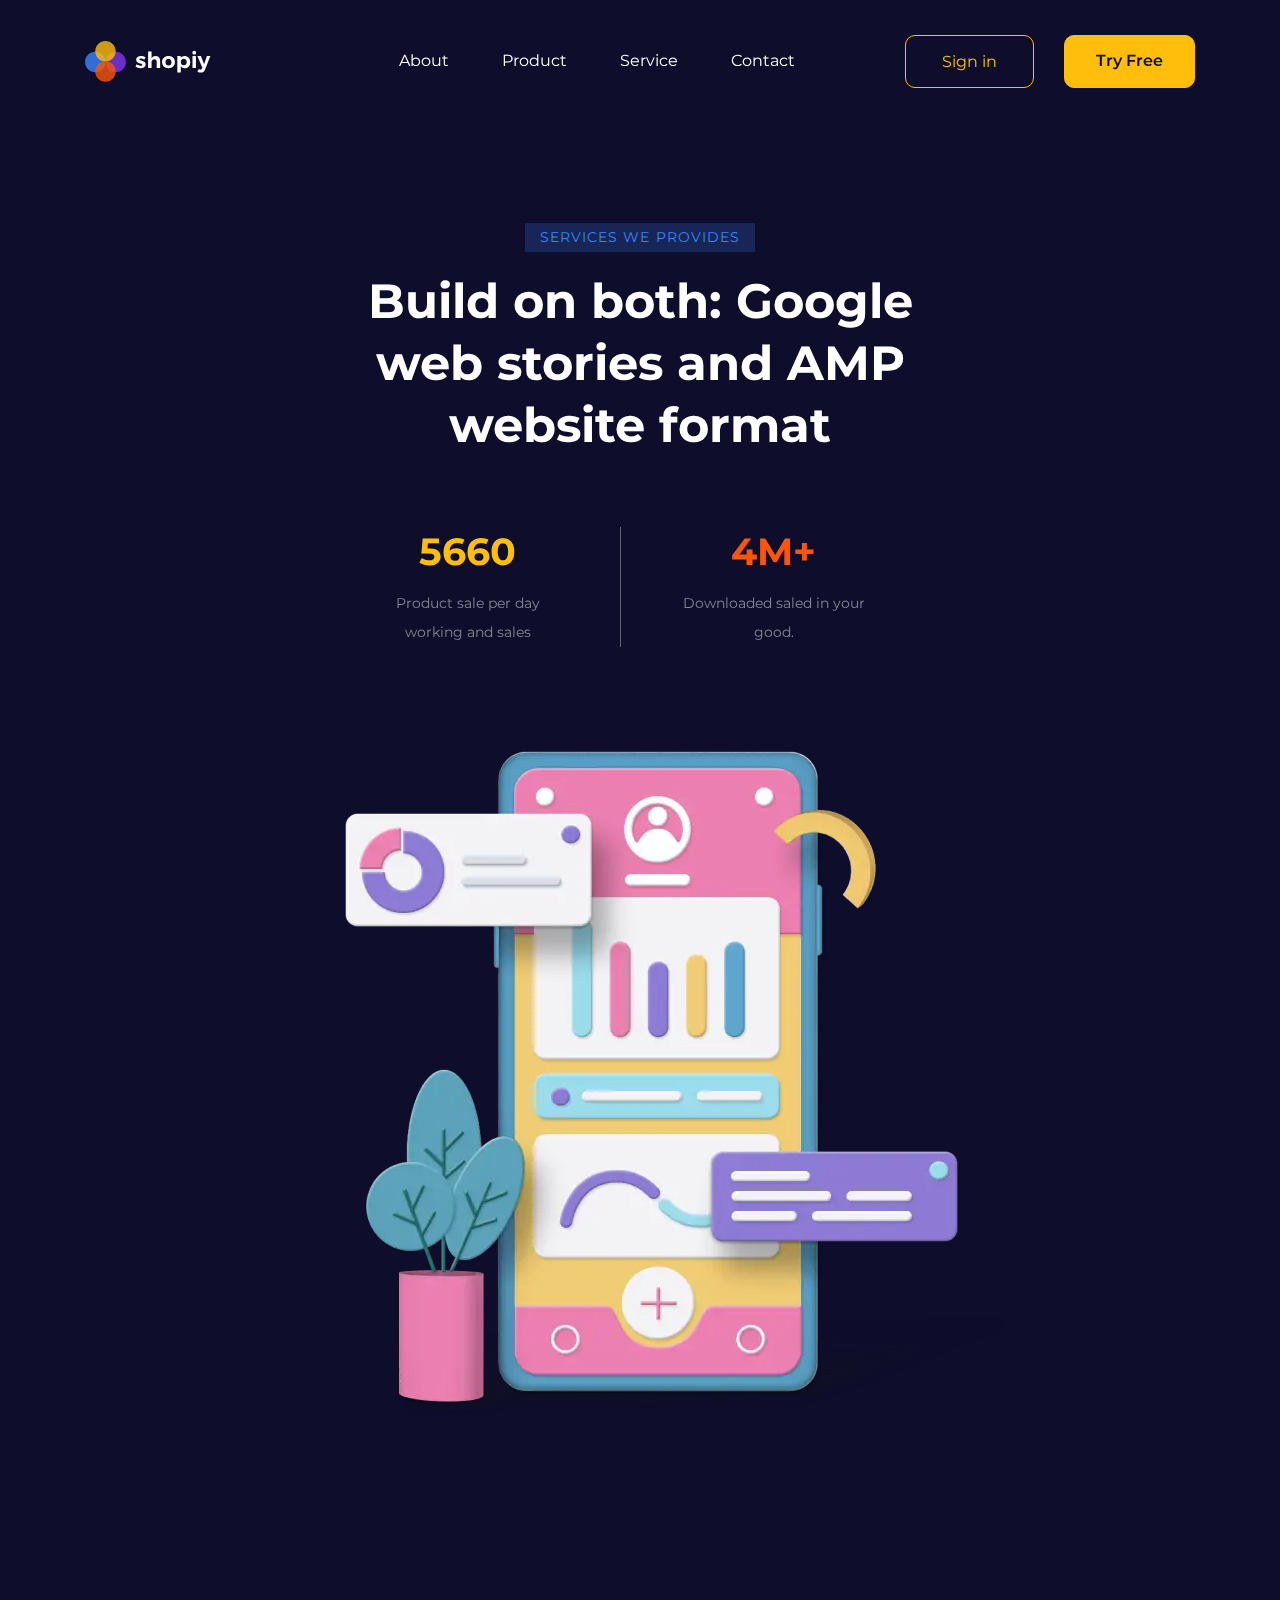
<file: service.html>
<!DOCTYPE html>
<html lang="en">

<head>
	<meta charset="UTF-8">
	<meta http-equiv="X-UA-Compatible" content="IE=edge">
	<meta name="viewport" content="width=device-width, initial-scale=1.0">
	<link rel="shortcut icon" href="img/logo.svg" type="image/x-icon">
	<link rel="preconnect" href="https://fonts.googleapis.com">
	<link rel="preconnect" href="https://fonts.gstatic.com" crossorigin>
	<link href="https://fonts.googleapis.com/css2?family=Montserrat:wght@400;600;700&display=swap&_v=20230609114001" rel="stylesheet">
	<link rel="stylesheet" href="css/style.min.css?_v=20230609114001">
	<link href="https://unpkg.com/aos@2.3.1/dist/aos.css?_v=20230609114001" rel="stylesheet">
	<title>Shopiy | Service</title>
</head>

<body>
	<div class="wrapper">
		<header class="header">
	<div data-aos="fade-down" data-aos-delay="100" data-aos-duration="1000" class="header__container">
		<a href="./index.html" class="header__logo"><img src="img/logo.svg" alt="logo-icon"></a>
		<nav class="header__nav">
			<div class="header__links">
				<a href="about.html" class="header__link">About</a>
				<a href="product.html" class="header__link">Product</a>
				<a href="service.html" class="header__link">Service</a>
				<a href="contacts.html" class="header__link">Contact</a>
			</div>

			<div class="header__buttons">
				<button class="header__btn button--active">Sign in</button>
				<button class="header__btn button">Try Free</button>
			</div>
		</nav>
		<button class="header__burger">
			<img src="img/icons/icons.svg#burger2" alt="burger">
		</button>
		<button class="header__burger--close">
			<img src="img/icons/icons.svg#close" alt="close">
		</button>
	</div>
</header>
		<main>

			<section class="service">
				<div class="service__container">
					<div class="service__main">
						<div data-aos="fade-left" class="service__subtitle blue-text">SERVICES WE PROVIDES</div>
						<h2 data-aos-delay="200" data-aos="fade-left" class="service__title">Build on both: Google web
							stories and AMP website format</h2>
						<div data-aos="flip-up" data-aos-delay="300" data-aos-duration="500"
							class="service__statistics statistics-service">
							<div class="statistics-service__items">
								<div class="statistics-service__item">
									<div class="statistics-service__number yellow">5660</div>
									<div class="statistics-service__text">Product sale per day working and sales</div>
								</div>
								<div class="statistics-service__item">
									<div class="statistics-service__number orange">4M+</div>
									<div class="statistics-service__text">Downloaded saled in your good.</div>
								</div>
							</div>
						</div>
					</div>
					<div data-aos-duration="800" data-aos="zoom-in-right" class="service__picture">
						<picture><source srcset="img/service/phone-service.webp" type="image/webp"><img src="img/service/phone-service.jpg" alt="service-img"></picture>
					</div>
				</div>
			</section>

		</main>
		<footer class="footer">
	<div data-aos="fade-up" data-aos-delay="100" data-aos-duration="1000" class="footer__container">
		<a href="./index.html" class="footer__logo"><img src="img/logo.svg" alt="logo-footer"></a>
		<nav class="footer__nav">
			<div class="footer__links">
				<ul>
					<li class="footer__link"><a href="about.html">About</a></li>
					<li class="footer__link"><a href="product.html">Product</a></li>
					<li class="footer__link"><a href="service.html">Service</a></li>
					<li class="footer__link"><a href="contacts.html">Contact</a></li>
				</ul>
			</div>
		</nav>
		<div class="footer__socials">
			<a href="#" class="footer__social">
				<img class="svg-facebook-dims" src="img/icons/icons.svg#facebook" alt="facebook">
			</a>
			<a href="#" class="footer__social">
				<img class="svg-twitter-dims" src="img/icons/icons.svg#twitter" alt="twitter">
			</a>
			<a href="#" class="footer__social">
				<img class="svg-instagram-dims" src="img/icons/icons.svg#instagram" alt="instagram">
			</a>
			<a href="#" class="footer__social">
				<img class="svg-linkedin-dims" src="img/icons/icons.svg#linkedin" alt="linkedin">
			</a>
		</div>
	</div>
</footer>
	</div>
	<script src="js/app.min.js?_v=20230609114001"></script>
	<script src="https://unpkg.com/aos@2.3.1/dist/aos.js?_v=20230609114001"></script>
</body>

</html>
</file>
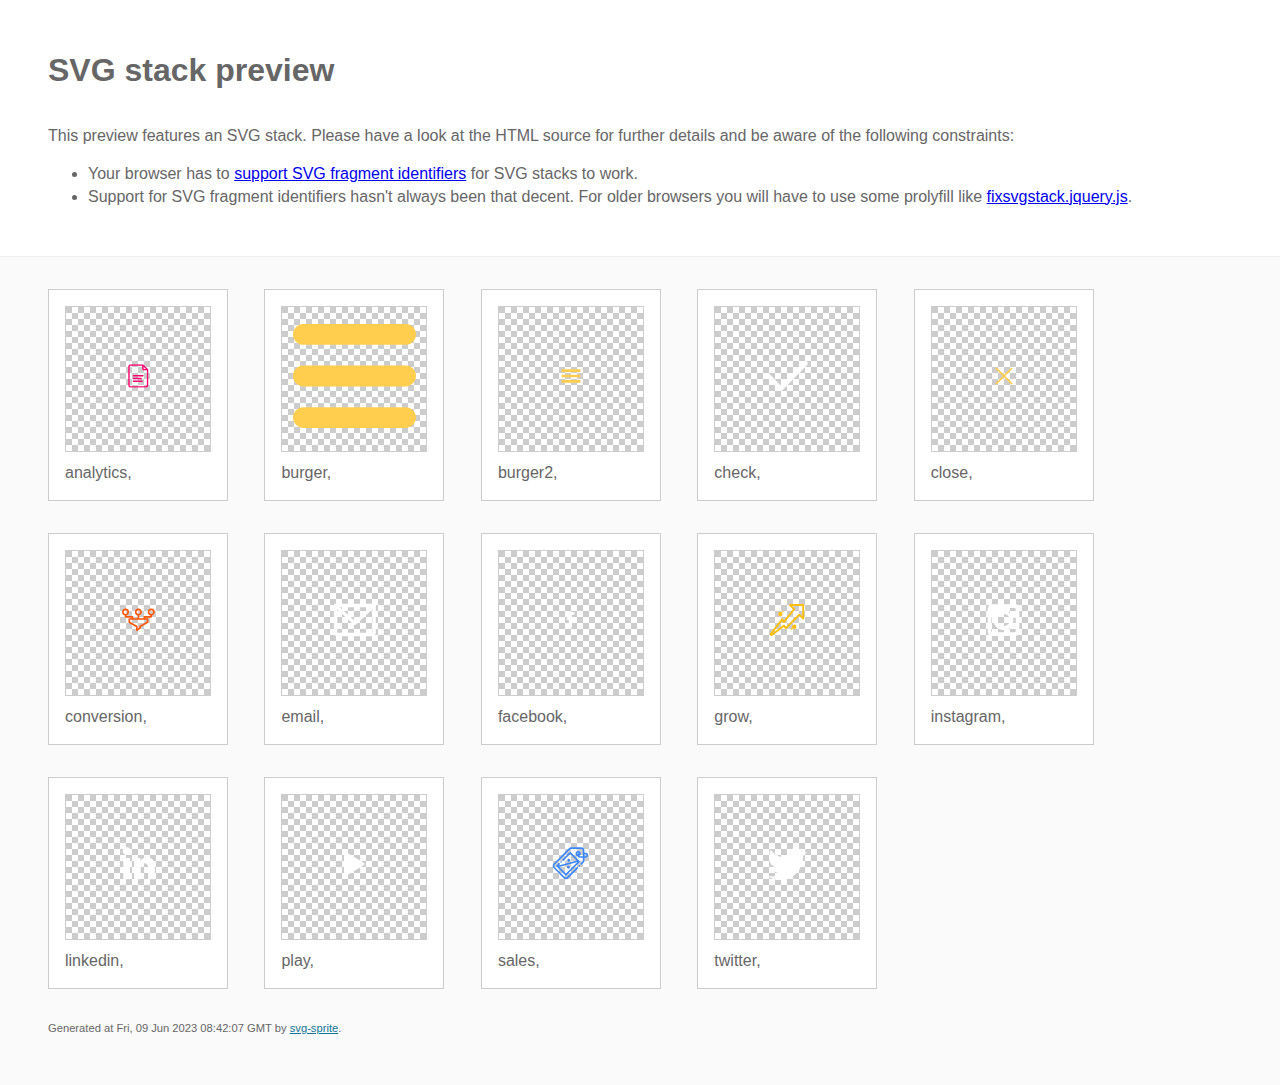
<file: img/stack/sprite.stack.html>
<!doctype html>
<html lang="en">
    <head>
        <meta charset="utf-8">
        <title>SVG stack preview | svg-sprite</title>
        <style>
            body {
                padding: 0;
                margin: 0;
                color: #666;
                background: #fafafa;
                font-family: Arial, Helvetica, sans-serif;
                font-size: 1em;
                line-height: 1.4;
            }

            header {
                display: block;
                padding: 3em 3em 2em;
                background-color: #fff;
            }

            header p {
                margin: 2em 0 0;
            }

            section {
                border-top: 1px solid #eee;
                padding: 2em 3em 0;
            }

            section ul {
                margin: 0;
                padding: 0;
            }

            section li {
                display: inline-block;
                background-color: #fff;
                position: relative;
                margin: 0 2em 2em 0;
                vertical-align: top;
                border: 1px solid #ccc;
                padding: 1em 1em 3em;
                cursor: default;
            }

            .icon-box {
                margin: 0;
                width: 144px;
                height: 144px;
                position: relative;
                background: #ccc url("data:image/svg+xml,%3Csvg xmlns='http://www.w3.org/2000/svg' width='12' height='12'%3E%3Cpath fill='%23fff' d='M6 0h6v6H6zM0 6h6v6H0z'/%3E%3C/svg%3E") top left repeat;
                border: 1px solid #ccc;
                display: table-cell;
                vertical-align: middle;
                text-align: center;
            }

            .icon {
                display: inline-block;
            }

            h1 {
                margin-top: 0;
            }

            h2 {
                margin: 0;
                padding: 0;
                font-size: 1em;
                font-weight: 400;
                white-space: nowrap;
                overflow: hidden;
                text-overflow: ellipsis;
                position: absolute;
                left: 1em;
                right: 1em;
                bottom: 1em;
            }

            footer {
                display: block;
                margin: 0;
                padding: 0 3em 3em;
            }

            footer p {
                margin: 0;
                font-size: .7em;
            }

            footer a {
                color: #0f7595;
                margin-left: 0;
            }
        </style>

<!--
Sprite shape dimensions
====================================================================================================
You will need to set the sprite shape dimensions via CSS when you use them as stack SVGs, otherwise
they would become a huge 100% in size. You may use the following dimension classes for doing so.
They might well be outsourced to an external stylesheet of course.
-->

<style>
 .svg-analytics-dims { width: 28px; height: 32px; }
 .svg-burger-dims { width: 122.879px; height: 103.609px; }
 .svg-burger2-dims { width: 32px; height: 32px; }
 .svg-check-dims { width: 50px; height: 36px; }
 .svg-close-dims { width: 32px; height: 32px; }
 .svg-conversion-dims { width: 45px; height: 45px; }
 .svg-email-dims { width: 61px; height: 60px; }
 .svg-facebook-dims { width: 19px; height: 38px; }
 .svg-grow-dims { width: 38px; height: 34px; }
 .svg-instagram-dims { width: 39px; height: 40px; }
 .svg-linkedin-dims { width: 39px; height: 39px; }
 .svg-play-dims { width: 31px; height: 38px; }
 .svg-sales-dims { width: 39px; height: 35px; }
 .svg-twitter-dims { width: 41px; height: 34px; }
</style>

<!--
====================================================================================================
-->

    </head>
    <body>
        <header>
            <h1>SVG stack preview</h1>
            <p>This preview features an SVG stack. Please have a look at the HTML source for further details and be aware of the following constraints:</p>
            <ul>
                <li>Your browser has to <a href="https://caniuse.com/svg-fragment" target="_blank" rel="noopener noreferrer">support SVG fragment identifiers</a> for SVG stacks to work.</li>
                <li>Support for SVG fragment identifiers hasn't always been that decent. For older browsers you will have to use some prolyfill like <a href="https://github.com/preciousforever/SVG-Stacker/blob/master/fixsvgstack.jquery.js" target="_blank" rel="noopener noreferrer">fixsvgstack.jquery.js</a>.</li>
            </ul>
        </header>
        <section>

<!--
SVG stack
====================================================================================================
These SVG images make use of fragment identifiers (IDs) to reference certain portions of the
external sprite. By default, all shapes inside the sprite are hidden by CSS. The `:target` pseudo
selector is used to show the very shape that is referenced by the fragment identifier.
-->

            <ul>

             <li title="analytics">
                    <div class="icon-box">
                        <img src="../icons/icons.svg#analytics" class="svg-analytics-dims" alt="analytics">
                    </div>
                    <h2>analytics, </h2>
                </li>
             <li title="burger">
                    <div class="icon-box">
                        <img src="../icons/icons.svg#burger" class="svg-burger-dims" alt="burger">
                    </div>
                    <h2>burger, </h2>
                </li>
             <li title="burger2">
                    <div class="icon-box">
                        <img src="../icons/icons.svg#burger2" class="svg-burger2-dims" alt="burger2">
                    </div>
                    <h2>burger2, </h2>
                </li>
             <li title="check">
                    <div class="icon-box">
                        <img src="../icons/icons.svg#check" class="svg-check-dims" alt="check">
                    </div>
                    <h2>check, </h2>
                </li>
             <li title="close">
                    <div class="icon-box">
                        <img src="../icons/icons.svg#close" class="svg-close-dims" alt="close">
                    </div>
                    <h2>close, </h2>
                </li>
             <li title="conversion">
                    <div class="icon-box">
                        <img src="../icons/icons.svg#conversion" class="svg-conversion-dims" alt="conversion">
                    </div>
                    <h2>conversion, </h2>
                </li>
             <li title="email">
                    <div class="icon-box">
                        <img src="../icons/icons.svg#email" class="svg-email-dims" alt="email">
                    </div>
                    <h2>email, </h2>
                </li>
             <li title="facebook">
                    <div class="icon-box">
                        <img src="../icons/icons.svg#facebook" class="svg-facebook-dims" alt="facebook">
                    </div>
                    <h2>facebook, </h2>
                </li>
             <li title="grow">
                    <div class="icon-box">
                        <img src="../icons/icons.svg#grow" class="svg-grow-dims" alt="grow">
                    </div>
                    <h2>grow, </h2>
                </li>
             <li title="instagram">
                    <div class="icon-box">
                        <img src="../icons/icons.svg#instagram" class="svg-instagram-dims" alt="instagram">
                    </div>
                    <h2>instagram, </h2>
                </li>
             <li title="linkedin">
                    <div class="icon-box">
                        <img src="../icons/icons.svg#linkedin" class="svg-linkedin-dims" alt="linkedin">
                    </div>
                    <h2>linkedin, </h2>
                </li>
             <li title="play">
                    <div class="icon-box">
                        <img src="../icons/icons.svg#play" class="svg-play-dims" alt="play">
                    </div>
                    <h2>play, </h2>
                </li>
             <li title="sales">
                    <div class="icon-box">
                        <img src="../icons/icons.svg#sales" class="svg-sales-dims" alt="sales">
                    </div>
                    <h2>sales, </h2>
                </li>
             <li title="twitter">
                    <div class="icon-box">
                        <img src="../icons/icons.svg#twitter" class="svg-twitter-dims" alt="twitter">
                    </div>
                    <h2>twitter, </h2>
                </li>
         </ul>

<!--
====================================================================================================
-->

        </section>
        <footer>
            <p>Generated at Fri, 09 Jun 2023 08:42:07 GMT by <a href="https://github.com/svg-sprite/svg-sprite" target="_blank" rel="noopener noreferrer">svg-sprite</a>.</p>
        </footer>
    </body>
</html>
</file>
<file: css/style.min.css>
h1{font-weight:700;font-size:clamp(1.875rem,1.1477rem + 3.6364vw,3.875rem);line-height:130%;color:#fff}h2{font-weight:700;font-size:clamp(1.5625rem,1.0398rem + 2.6136vw,3rem);line-height:130%;color:#fff}h3{font-weight:700;color:#fff;line-height:130%;font-size:1.25rem}h1,h2,h3,h4,h5,h6,p{margin-top:0;margin-bottom:0}a,a:active,a:visited{text-decoration:none}li,ol,ul{list-style:none}img{vertical-align:top}::-moz-placeholder{font-family:inherit;font-size:inherit;font-weight:inherit;color:inherit}::placeholder,a,button,input,label,li,ol,p,textarea,ul{font-family:inherit;font-size:inherit;font-weight:inherit;color:inherit}a,button,svg{cursor:pointer}*,::after,::before{padding:0;margin:0;border:0;box-sizing:inherit}html{font-size:100%;box-sizing:border-box}body{padding:0;margin:0;font-family:Montserrat,sans-serif;overflow-x:hidden;font-size:1rem;line-height:180%;font-weight:400;color:#868695;background-color:#0e0e2c}.wrapper{min-height:100%;overflow:clip}main{padding-top:8.4375rem}[class*=__container]{max-width:69.375rem;margin:0 auto;box-sizing:content-box;padding:0 .9375rem}.blue-text{font-size:.875rem;letter-spacing:.075em;text-align:center;text-transform:uppercase;color:#3a86ff;background:#172656;cursor:pointer;transition:all .3s}.blue-text:hover{background:#0a2992}.button{font-weight:600;line-height:180%;color:#0e0e2c;background:#ffbe0b;border:.0625rem solid #ffbe0b;border-radius:.625rem;transition:all .3s}.button:hover{color:#ffbe0b;background:#0e0e2c;border:.0625rem solid #ffbe0b}.button--active{padding:.6875rem 2.25rem;border:.0625rem solid #ffbe0b;border-radius:.625rem;color:#ffbe0b;background:#0e0e2c;transition:all .3s}.button--active:hover{color:#0e0e2c;background:#ffbe0b}.form{position:relative;z-index:20}.input{padding:1.625rem 15.9375rem 1.625rem 4.375rem;font-size:.8125rem;border:.0625rem solid #626276;border-radius:1.125rem;background:0 0}.input::-moz-placeholder{font-size:.8125rem}.input::placeholder{font-size:.8125rem}.button-form{position:absolute;top:-1rem;right:.625rem}.yellow{color:#ffbe0b}.orange{color:#fb5607}.svg-analytics-dims{cursor:pointer;width:1.75rem;height:2rem;padding:1.0625rem 1.4375rem;background:#3e0b39;border-radius:.625rem;transition:all .3s}.svg-analytics-dims:hover{opacity:.8}.svg-burger-dims{cursor:pointer;width:7.6875rem;height:6.5rem}.svg-check-dims{cursor:pointer;width:.8125rem;height:.5625rem;background:#3a86ff;padding:.625rem .5625rem;border-radius:50%;transition:all .3s}.svg-check-dims:hover{opacity:.8}.svg-close-dims{cursor:pointer;width:2rem;height:2rem}.svg-conversion-dims{cursor:pointer;padding:.6875rem .9375rem;width:2.75rem;height:2.75rem;background:#3d1c25;border-radius:.625rem;transition:all .3s}.svg-conversion-dims:hover{opacity:.8}.svg-email-dims{cursor:pointer;width:3.8125rem;height:3.75rem}.svg-facebook-dims{cursor:pointer;width:1.3125rem;height:1.3125rem;opacity:.6;transition:all .3s}.svg-facebook-dims:hover{opacity:1}.svg-grow-dims{cursor:pointer;width:2.25rem;height:2.125rem;padding:1rem 1.125rem;background:#3e3125;border-radius:.625rem;transition:all .3s}.svg-grow-dims:hover{opacity:.8}.svg-instagram-dims{cursor:pointer;width:1.375rem;height:1.375rem;opacity:.6;transition:all .3s}.svg-instagram-dims:hover{opacity:1}.svg-linkedin-dims{cursor:pointer;width:1.3125rem;height:1.3125rem;opacity:.6;transition:all .3s}.svg-linkedin-dims:hover{opacity:1}.svg-play-dims{cursor:pointer;width:.875rem;height:1.0625rem;padding:.875rem .875rem .875rem 1.0625rem;background:#3a86ff;border-radius:50%;transition:all .3s}.svg-play-dims:hover{opacity:.8}.svg-sales-dims{cursor:pointer;width:2.4375rem;height:2.1875rem;padding:1rem 1.125rem;background:#172656;border-radius:.625rem;transition:all .3s}.svg-sales-dims:hover{opacity:.8}.svg-twitter-dims{cursor:pointer;width:1.375rem;height:1.125rem;opacity:.6;transition:all .3s}.svg-twitter-dims:hover{opacity:1}.header{padding-top:2.1875rem;position:relative;z-index:20}.header__container{display:flex;align-items:center;justify-content:space-between}.header__nav{display:flex;align-items:center;gap:clamp(1.875rem,-88.125rem + 160vw,6.875rem)}.header__nav.active{transform:translateY(0);margin-top:-2.3125rem}.header__links{display:flex;gap:3.3125rem}.header__link{color:#fff;transition:all .3s}.header__link:hover{color:#fb5607}.header__buttons{display:flex;gap:1.875rem}.header .button{padding:.6875rem 1.9375rem}.header__burger{display:none;background:#0e0e2c}.header__burger img{width:2.5rem}.header__burger.active{display:none}.header__burger--close{display:none;position:relative;background:#0e0e2c;z-index:100}.header__burger--close img{width:2.5rem}.header__burger--close.active{display:block}.no-webp .hero{background-image:url(../img/geometry/blur-purple.png)}.hero{padding-bottom:6.875rem;position:relative;background-repeat:no-repeat;background-size:160% 50%}.hero__container{display:flex;align-items:center}.hero__subtitle{width:15.9375rem}.hero__title{position:relative;padding-top:.625rem;padding-bottom:2.125rem;width:35rem}.no-webp .hero__title::before{background-image:url(../img/geometry/rectangle-yellow.png)}.hero__title::before{content:"";position:absolute;top:-30%;left:-20%;width:2.8125rem;height:2.8125rem;z-index:-1;background-repeat:no-repeat}.no-webp .hero__title::after{background-image:url(../img/geometry/triangle-pink.png)}.hero__title::after{content:"";position:absolute;top:-60%;right:15%;width:40.64px;height:40.64px;z-index:-1;background-repeat:no-repeat}.hero__text{padding-bottom:3.125rem;max-width:28.8125rem}.hero__form{padding-bottom:1.875rem}.hero__label{position:relative}.hero__label::before{content:"";position:absolute;display:block;top:-.1875rem;left:1.375rem;width:2.0625rem;height:1.9375rem;background-image:url(../img/icons/icons.svg#email)}.hero__button{padding:.625rem 1.9375rem}.hero__advantages{display:flex;align-items:center;gap:3.125rem}.advantages-hero{flex-wrap:wrap}.advantages-hero img{cursor:pointer}.advantages-hero__item{display:flex;align-items:center;gap:.9375rem}.no-webp .pictures-hero{background-image:url(../img/geometry/blur-yellow.png)}.pictures-hero{position:relative;margin-left:-12.5rem;background-repeat:no-repeat;background-position:350px 500px}.pictures-hero__image{position:relative;z-index:-2}.pictures-hero__image::before{content:"";position:absolute;width:34.039375rem;height:41.72375rem;right:15%;top:10%;z-index:-2;background:radial-gradient(50% 50% at 50% 50%,#ffbe0b 0,#ffbe0b 100%);border-radius:.9375rem}.pictures-hero__image::after{content:"";position:absolute;width:34.1975rem;height:41.559375rem;top:10%;right:14%;z-index:-3;background:#3a86ff;border-radius:.9375rem;transform:matrix(.97,-.24,.21,.98,0,0)}.pictures-hero__right{position:absolute;top:35%;left:75%;z-index:10}.pictures-hero__right-card{padding:1.875rem;background:#fff;box-shadow:-12px 13px 30px rgba(0,0,0,.1);border-radius:.625rem;z-index:10;cursor:pointer;transition:all .3s}.pictures-hero__right-card:hover{box-shadow:5px 5px 15px 5px #000}.pictures-hero__right-img{display:flex;justify-content:center}.pictures-hero__right-title{font-weight:600;font-size:1.125rem;text-align:center;color:#0e0e2c;padding-top:.625rem;white-space:nowrap}.pictures-hero__right-subtitle{text-align:center;font-size:.6875rem;padding-bottom:1.125rem}.pictures-hero__right-button{padding:.375rem 1.8125rem;margin:0 auto;display:flex;justify-content:center;align-items:center;font-size:.75rem;line-height:180%;color:#fff;background:#3a86ff;border:.0625rem solid #3a86ff;border-radius:.3125rem;transition:all .3s}.pictures-hero__right-button:hover{color:#3a86ff;background:#fff}.pictures-hero__bottom{position:absolute;z-index:10}.pictures-hero__bottom-card{display:flex}.pictures-hero__bottom-content{position:relative;bottom:7.8125rem;right:23%;height:3.625rem;padding:2.125rem 4.125rem 2.125rem 13.75rem;background:#fff;border-radius:10px;z-index:-2;cursor:pointer;transition:all .3s}.pictures-hero__bottom-content:hover{box-shadow:5px 5px 15px 5px #000}.pictures-hero__bottom-img{position:relative;left:10%;bottom:14.5625rem;z-index:-1}.pictures-hero__bottom-img::after{content:"";position:absolute;width:9.593125rem;height:10.22625rem;top:30%;left:0;background:#fb5607;z-index:-1}.pictures-hero__bottom-title{font-weight:600;font-size:1.125rem;color:#0e0e2c;padding-bottom:.25rem;white-space:nowrap}.pictures-hero__bottom-subtitle{font-size:.75rem;white-space:nowrap}.pictures-hero__bottom-link{position:absolute;top:35%;left:95%}.service__container{display:flex;align-items:center;flex-direction:row-reverse}.service__subtitle{width:14.375rem;margin-bottom:1.125rem}.service__title{width:34.375rem;padding-bottom:4.375rem}.statistics-service__items{display:flex;align-items:center}.statistics-service__item:not(:last-child){padding-right:3.125rem;border-right:.0625rem solid #626276}.statistics-service__item:not(:first-child){padding-left:3.125rem}.statistics-service__number{font-weight:700;font-size:2.375rem;line-height:130%;padding-bottom:.8125rem}.statistics-service__text{font-size:.875rem;width:12.8125rem}.process__container{display:flex;align-items:center;gap:clamp(2.5rem,-13.125rem + 20.8333vw,5.625rem)}.process__subtitle{width:8.75rem;margin-bottom:1.125rem}.process__title{width:33.3125rem;padding-bottom:2.125rem}.process__cards{display:grid;grid-gap:1.875rem 1.4375rem;grid-template-rows:repeat(2,1fr);grid-template-columns:repeat(2,1fr)}.card-process{padding:1.5rem 1.4375rem;background:#0e0e2c;border-radius:.625rem;cursor:pointer;transition:all .4s;width:222.2px;height:-moz-fit-content;height:fit-content}.card-process:hover{background:#1a1a3d}.card-process__img{margin-bottom:1.3125rem}.card-process__title{padding-bottom:1.875rem;white-space:nowrap}.card-process__text p{font-size:.875rem}.product{padding-top:clamp(2.5rem,-.089rem + 12.95vw,11.563rem);padding-bottom:3.25rem}.product-2{padding-bottom:12.5rem}.product__container{display:flex;flex-direction:row-reverse;gap:.75rem}.product__subtitle{width:14.5rem}.product__title{padding-top:1.125rem;padding-bottom:5.625rem;width:34.0625rem}.product__picture{position:relative}.product__img{position:relative;margin-top:5rem}.product__img::after{content:"";position:absolute;top:-13%;left:0;width:34.0625rem;height:41.3125rem;background:#3a86ff;border-radius:.9375rem;z-index:-1}.advantage-product{display:flex;gap:1.6875rem}.advantage-product:not(:last-child){margin-bottom:2.8125rem}.advantage-product__title{padding-bottom:1.375rem}.advantage-product__text{font-size:.875rem;width:20rem}.card-product{position:absolute;bottom:-13%;left:-17%;background:#fff;border-radius:.625rem;cursor:pointer;transition:all .3s}.card-product:hover{box-shadow:5px 5px 15px 5px #000}.card-product__statistics{position:relative}.card-product__number{font-size:3.125rem;font-weight:900;color:#3a86ff;padding:5.625rem 4.625rem 3.9375rem 4.625rem}.card-product__name{padding-top:.3125rem;padding-bottom:1.625rem;font-weight:700;color:#000;text-align:center}.card-product__circle{position:absolute;top:2.375rem;left:2.25rem}.clients{padding-bottom:10.9375rem}.clients__container{display:flex;align-items:center;gap:6.875rem}.clients__subtitle{width:12rem}.clients__title{padding-top:1.125rem;padding-bottom:2.125rem;width:33.625rem}.clients__picture{position:relative}.clients__img{position:relative}.clients__img::after{content:"";position:absolute;top:23.2%;left:-2%;width:34.0625rem;height:35.25rem;background:#ffbe0b;border-radius:1.25rem;z-index:-1}.card-clients{position:absolute;padding:1.4375rem 2.5rem 1.375rem 2.25rem;right:-12%;bottom:-6%;background:#fff;border-radius:.625rem;z-index:20;cursor:pointer;transition:all .3s}.card-clients:hover{box-shadow:5px 5px 15px 5px #000}.card-clients__title{font-weight:600;font-size:1.5rem;line-height:130%;color:#000;padding-bottom:1.5rem}.card-clients__images{display:flex}.card-clients__image{position:relative;margin-right:-.625rem;transition:all .3s;z-index:2}.card-clients__image img{cursor:pointer}.card-clients__image:not(:last-child)::after{content:"";position:absolute;top:-8%;left:-8%;width:58.39px;height:58.39px;border-radius:50%;z-index:-1;background:#fff}.card-clients__image:not(:last-child):hover{transform:translateY(-20%)}.card-clients__image-more{padding:.75rem .5rem;font-size:1.25rem;line-height:130%;color:#fff;background:#fb5607;border-radius:50%;z-index:3}.contact{padding-bottom:clamp(6.25rem,4.821rem + 7.14vw,11.25rem)}.contact__container{display:grid;text-align:center;justify-content:center;align-items:center}.contact__title{padding-bottom:clamp(.625rem,.5rem + .63vw,1.063rem)}.contact__text{padding-bottom:clamp(1.25rem,.714rem + 2.68vw,3.125rem)}.contact__input{padding:1.625rem clamp(6.25rem,-8.036rem + 71.43vw,18.75rem) 1.625rem 1.5625rem}.contact__button{padding:.625rem .9375rem;top:.5625rem}.footer{padding-bottom:5.625rem}.footer__container{display:flex;align-items:center;justify-content:space-between}.footer__links ul{display:flex;align-items:center;gap:clamp(1.25rem,-11.146rem + 23.33vw,3.438rem)}.footer__link{color:#fff;transition:all .3s}.footer__link:hover{color:#fb5607}.footer__socials{display:flex;align-items:center;gap:3.125rem}@media (max-width:50em){.footer__container{display:grid;justify-content:center;gap:3.125rem}.footer__logo{margin:0 auto}.footer__links ul{flex-wrap:wrap;justify-content:center}.footer__socials{flex-wrap:wrap;justify-content:center}}@media (max-width:87.5em){.service__container{flex-wrap:wrap;justify-content:center}.service__main{text-align:center;justify-content:center}.service__subtitle{margin:0 auto 1.125rem}.product__container{flex-wrap:wrap;justify-content:center;gap:clamp(1.875rem,1.319rem + 2.78vw,3.75rem)}.product__main{text-align:center;justify-content:center}.product__subtitle{margin:0 auto}.product__advantages{display:grid;justify-content:center;align-items:center}.clients{padding-top:9.375rem}.clients__container{flex-wrap:wrap;justify-content:center;gap:clamp(2.5rem,1.204rem + 6.48vw,6.875rem)}.clients__main{text-align:center}.clients__subtitle{margin:0 auto}.clients__title{width:100%;min-width:0}}@media (max-width:81.25em){.form{margin:0 auto;text-align:center}.hero__container{flex-direction:column;justify-content:center}.hero__main{justify-content:center;align-items:center}.hero__subtitle{margin:0 auto}.hero__title{width:100%;margin:0 auto;text-align:center}.hero__title::before{left:0}.hero__text{width:100%;margin:0 auto;text-align:center}.hero__advantages{justify-content:center}.pictures-hero__bottom-content{right:-35%}.pictures-hero__bottom-img{left:65%}}@media (max-width:71.875em){.process__container{flex-wrap:wrap;justify-content:center}.process__subtitle{margin:0 auto 1.125rem}.process__title{text-align:center;margin:0 auto;width:80vw}.process__text{text-align:center}.card-process{width:40vw;height:auto}.product{padding-bottom:6.25rem}.product-2{padding-bottom:18.75rem}}@media (max-width:56.25em){.header__nav{transform:translateY(-150%);position:absolute;top:0;left:0;width:100%;height:100vh;padding-top:6.25rem;padding-bottom:6.25rem;backdrop-filter:blur(.625rem);-webkit-backdrop-filter:blur(.625rem);flex-direction:column;transition:all .5s}.header__links{flex-direction:column;margin:0 0 2.5rem}.header__link{font-size:1.625rem}.header__burger{display:block}.card-product{bottom:-20%;left:30%}.clients{padding-top:12.5rem}}@media (max-width:53.125em){.pictures-hero__image{left:15%}.pictures-hero__image img{height:37.5rem}.pictures-hero__image::before{height:31.25rem;right:10%}.pictures-hero__image::after{height:31.25rem;right:10%}.pictures-hero__bottom-content{right:5%;bottom:6.25rem}.pictures-hero__bottom-img{left:25%;bottom:13rem}}@media (max-width:46.875em){.card-clients{right:20%}}@media (max-width:43.8125em){.hero{padding-bottom:15.625rem}.service__picture img{width:90vw}}@media (max-width:43.75em){.pictures-hero__image{left:18%}.pictures-hero__image img{height:31.25rem}.pictures-hero__image::before{height:25rem;width:25rem}.pictures-hero__image::after{height:25rem;width:25rem}.pictures-hero__right{left:90%;top:80%}.pictures-hero__right-card{padding:.9375rem}.pictures-hero__bottom-content{bottom:-9.375rem;padding:1.5rem 2.25rem 1.5rem 9.375rem}.product__img img{width:90vw}.product__img::after{top:0;height:clamp(18.75rem,-2.0833rem + 83.3333vw,34.375rem);width:90vw}.card-product__number{padding:5rem 4rem 3.9375rem 4rem}.card-product__name{padding-bottom:.625rem}.card-product__circle{top:1.75rem;left:1.625rem}}@media (max-width:43.7em){.pictures-hero__bottom-img{bottom:-1.875rem;left:27%}.pictures-hero__bottom-img img{width:9.375rem}.pictures-hero__bottom-img::after{height:9.8125rem;width:8.75rem}}@media (max-width:40.625em){.clients{padding-bottom:17.1875rem}.clients__img::after{left:6%;width:29.6875rem}.card-clients{bottom:-30%}}@media (max-width:37.5em){.pictures-hero__image{left:30%}.pictures-hero__image img{height:18.75rem}.pictures-hero__image::before{height:15.625rem;width:15.625rem}.pictures-hero__image::after{height:15.625rem;width:15.625rem}.pictures-hero__bottom-content{right:15%;bottom:-12.625rem}.pictures-hero__bottom-img{left:17%;bottom:-5.1875rem}.service__title{width:100%;min-width:0}.statistics-service__items{display:grid;justify-content:center}.statistics-service__item:not(:last-child){padding-right:0;padding-bottom:clamp(1.5625rem,-.2232rem + 8.9286vw,3.125rem);border-bottom:.0625rem solid #626276;border-right:none}.statistics-service__item:not(:first-child){padding-left:0;padding-top:clamp(1.5625rem,-.2232rem + 8.9286vw,3.125rem)}.process__cards{grid-template-columns:repeat(1,1fr)}.card-process{width:80vw}.product__title{width:100%;min-width:0;padding-bottom:3.125rem}.advantage-product{gap:.9375rem}.advantage-product:not(:last-child){margin-bottom:1.5625rem}.advantage-product__title{padding-bottom:.625rem}.advantage-product__text{width:100%;min-width:0}}@media (max-width:34.375em){.input{padding:1.4375rem 7.5rem 1.4375rem 2.6875rem}.button-form{right:.3125rem}.hero__label::before{left:.5rem}.clients__img img{width:80vw}.clients__img::after{top:31.7%;left:3%;width:75vw;height:68.2%}.card-clients{bottom:-40%;padding:.9375rem 1.25rem .9375rem 1rem}.card-clients__title{padding-bottom:.625rem}}@media (max-width:31.25em){.pictures-hero__bottom-content{padding:1.5rem 1rem 1.5rem 9.375rem;right:10%}.pictures-hero__bottom-img{left:24%}}@media (max-width:28.125em){.hero{padding-bottom:21.875rem}.card-product{bottom:-50%}.card-clients{right:10%}}@media (max-width:26.5625em){.input{padding:1.4375rem 4.6875rem 1.4375rem 2.6875rem}.hero__button{padding:.6875rem 1.25rem}.pictures-hero__right{left:60%;top:90%}.pictures-hero__bottom-content{bottom:-17.3125rem;padding:1.25rem .625rem 1.25rem 7.1875rem;right:1%}}@media (max-width:26.562em){.pictures-hero__bottom-img{left:30%;bottom:-13.0625rem}.pictures-hero__bottom-img img{width:6.875rem}.pictures-hero__bottom-img::after{height:7.25rem;width:6.625rem}}@media (max-width:26.5625rem){.contact__button{padding:.625rem .3125rem}}@media (max-width:21.875em){.card-clients{right:2%}}.webp .hero{background-image:url(../img/geometry/blur-purple.webp)}.webp .hero__title::before{background-image:url(../img/geometry/rectangle-yellow.webp)}.webp .hero__title::after{background-image:url(../img/geometry/triangle-pink.webp)}.webp .pictures-hero{background-image:url(../img/geometry/blur-yellow.webp)}
</file>
